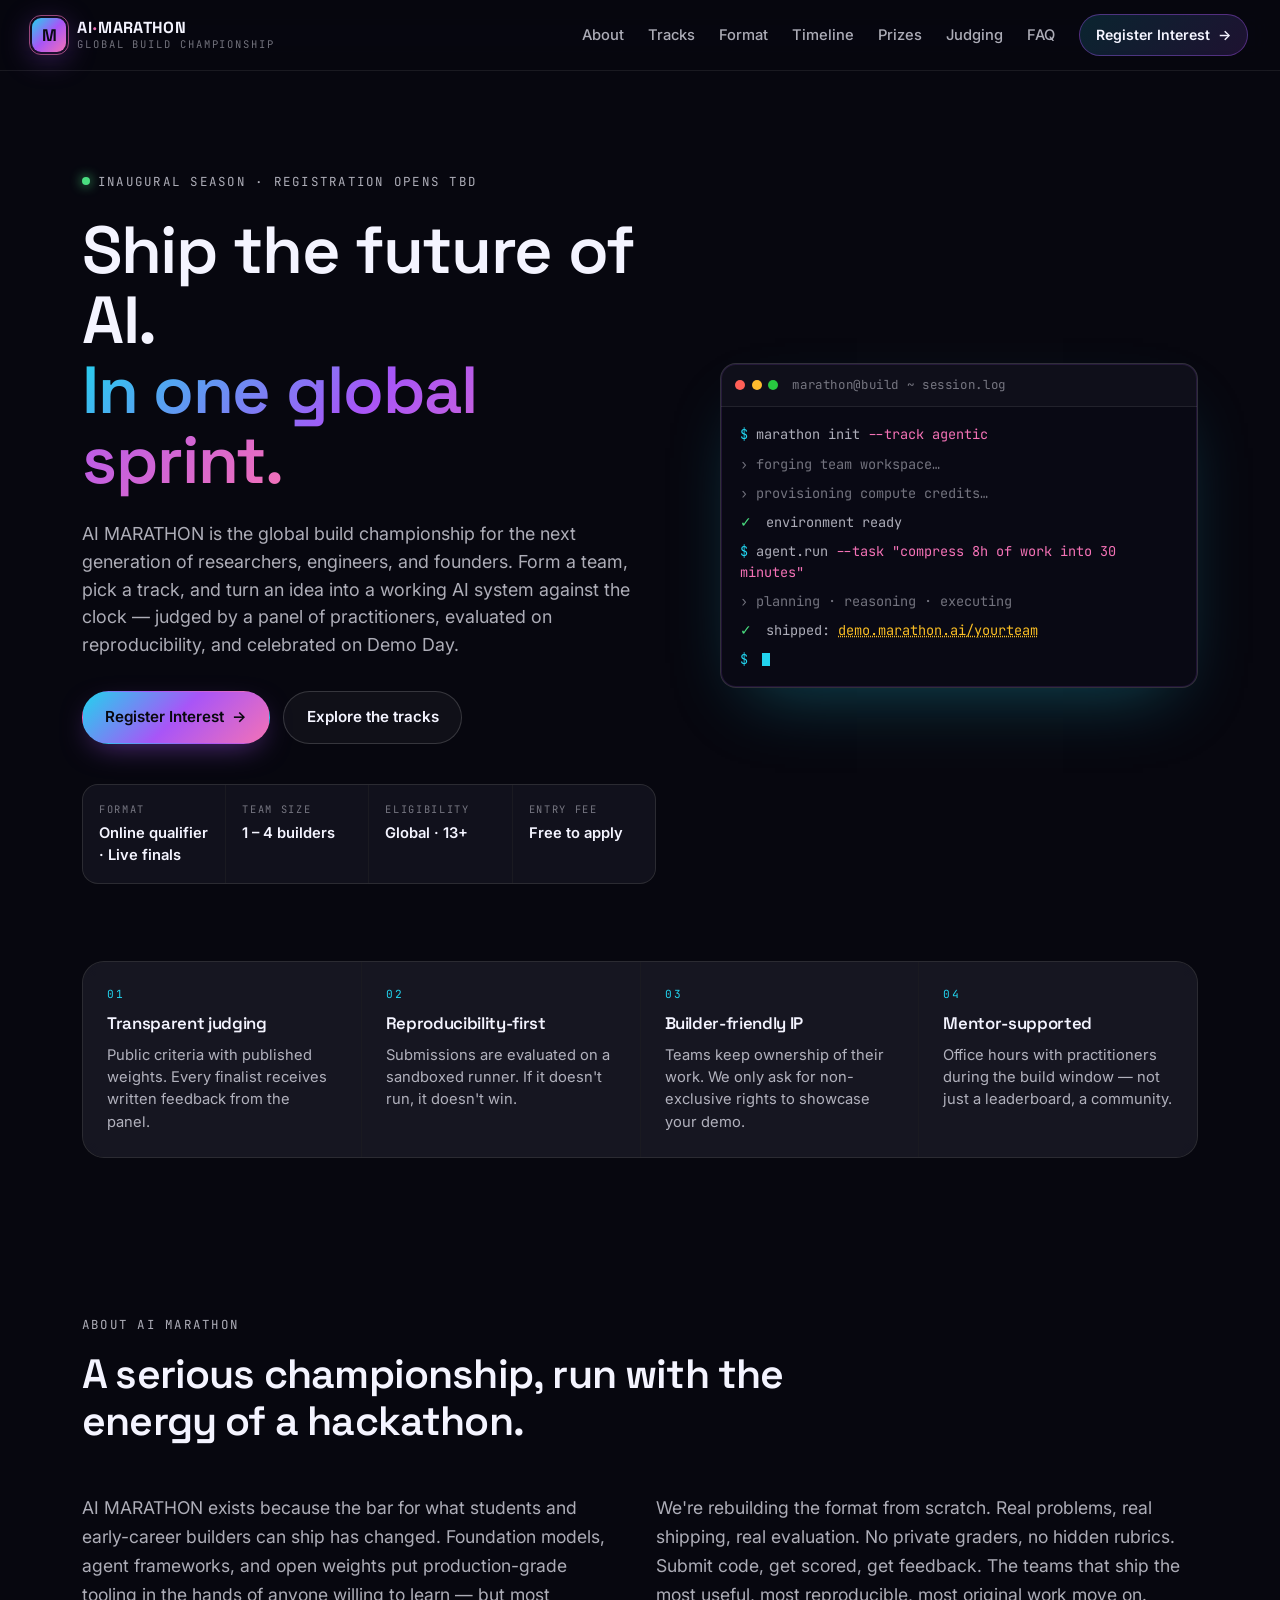
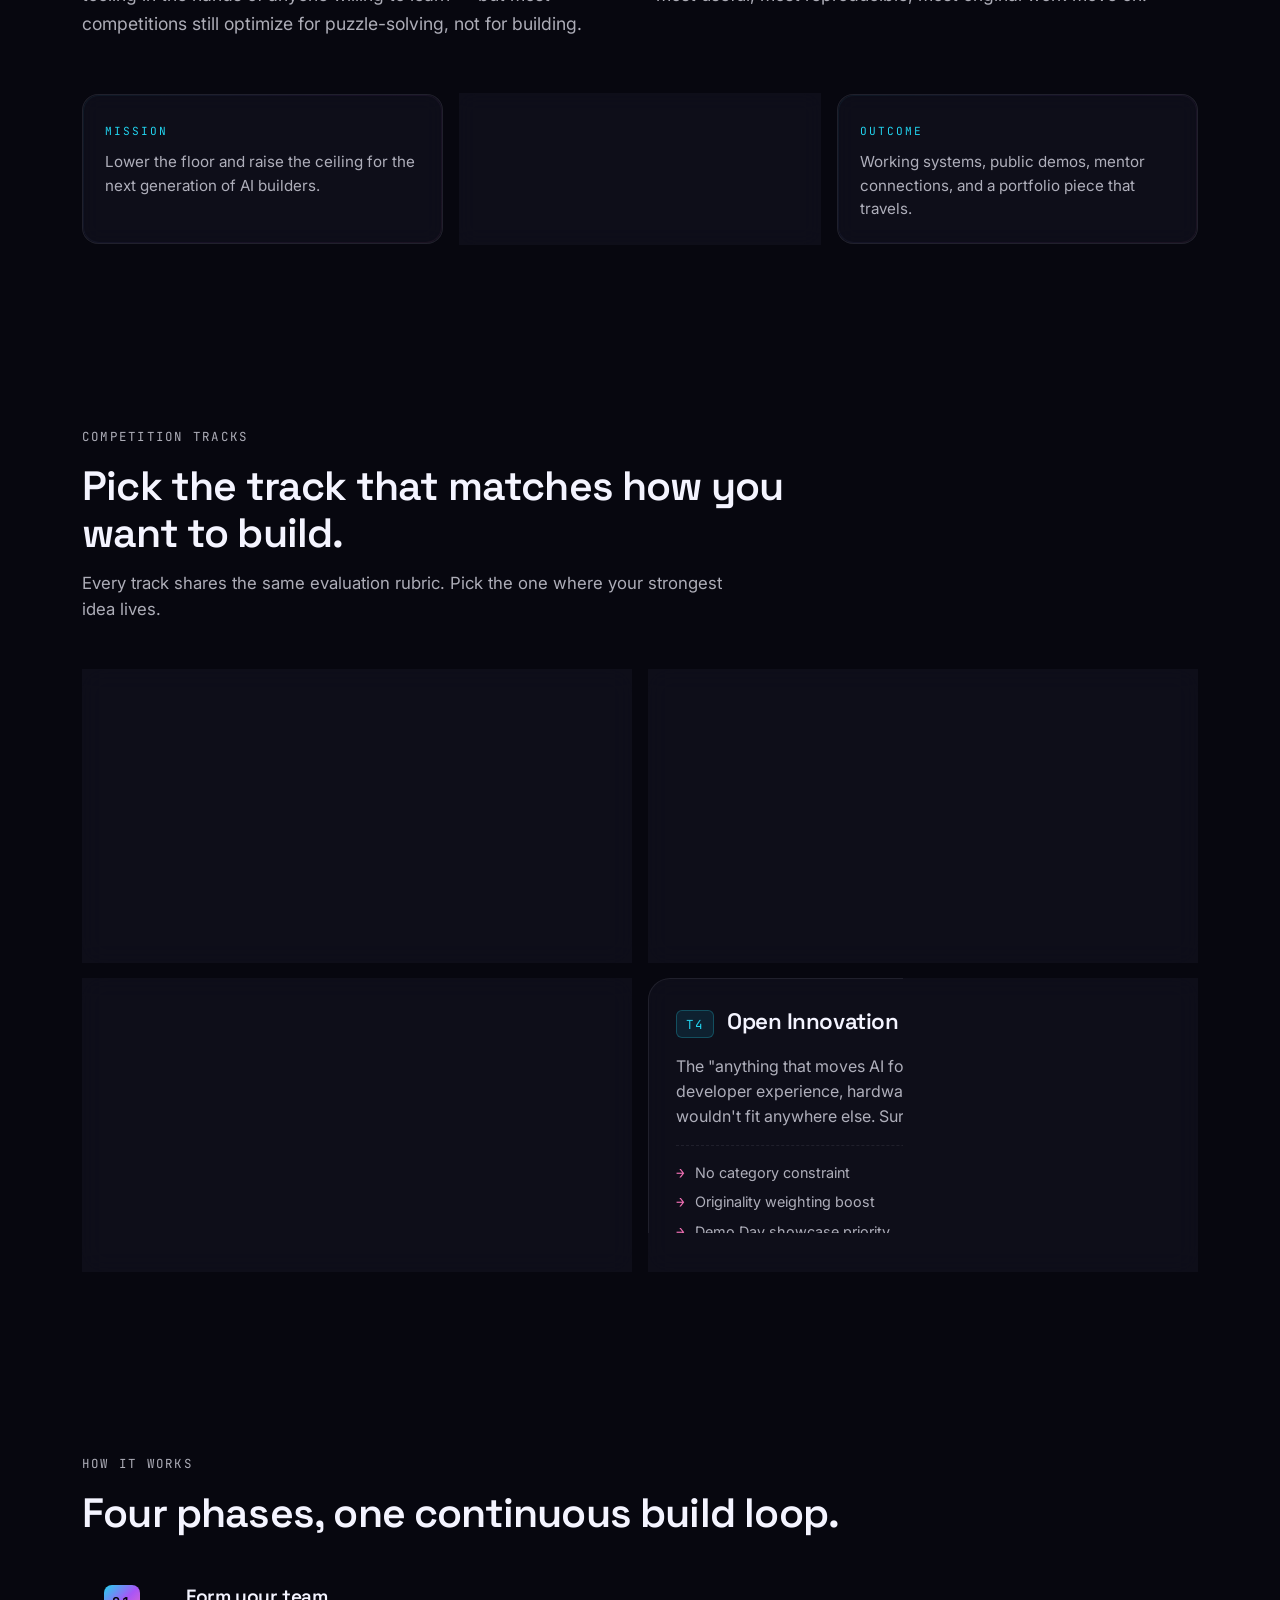
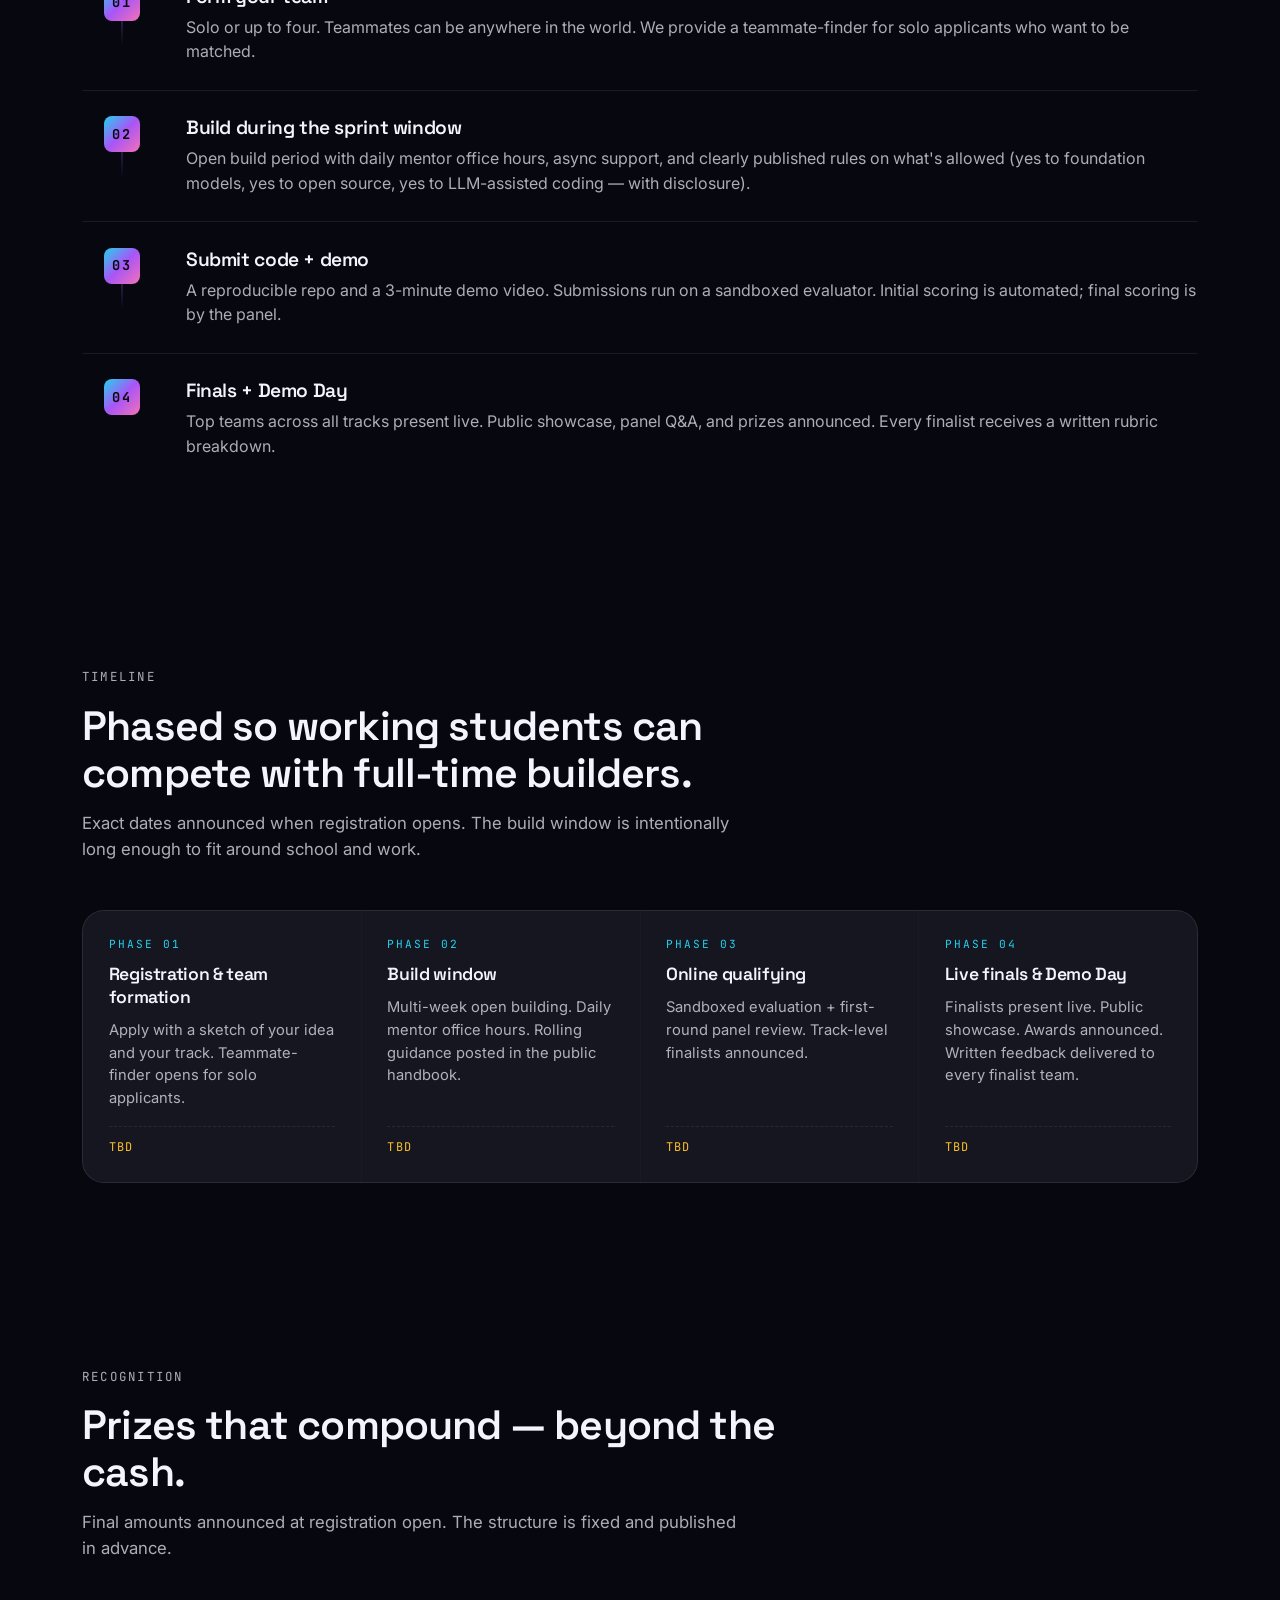
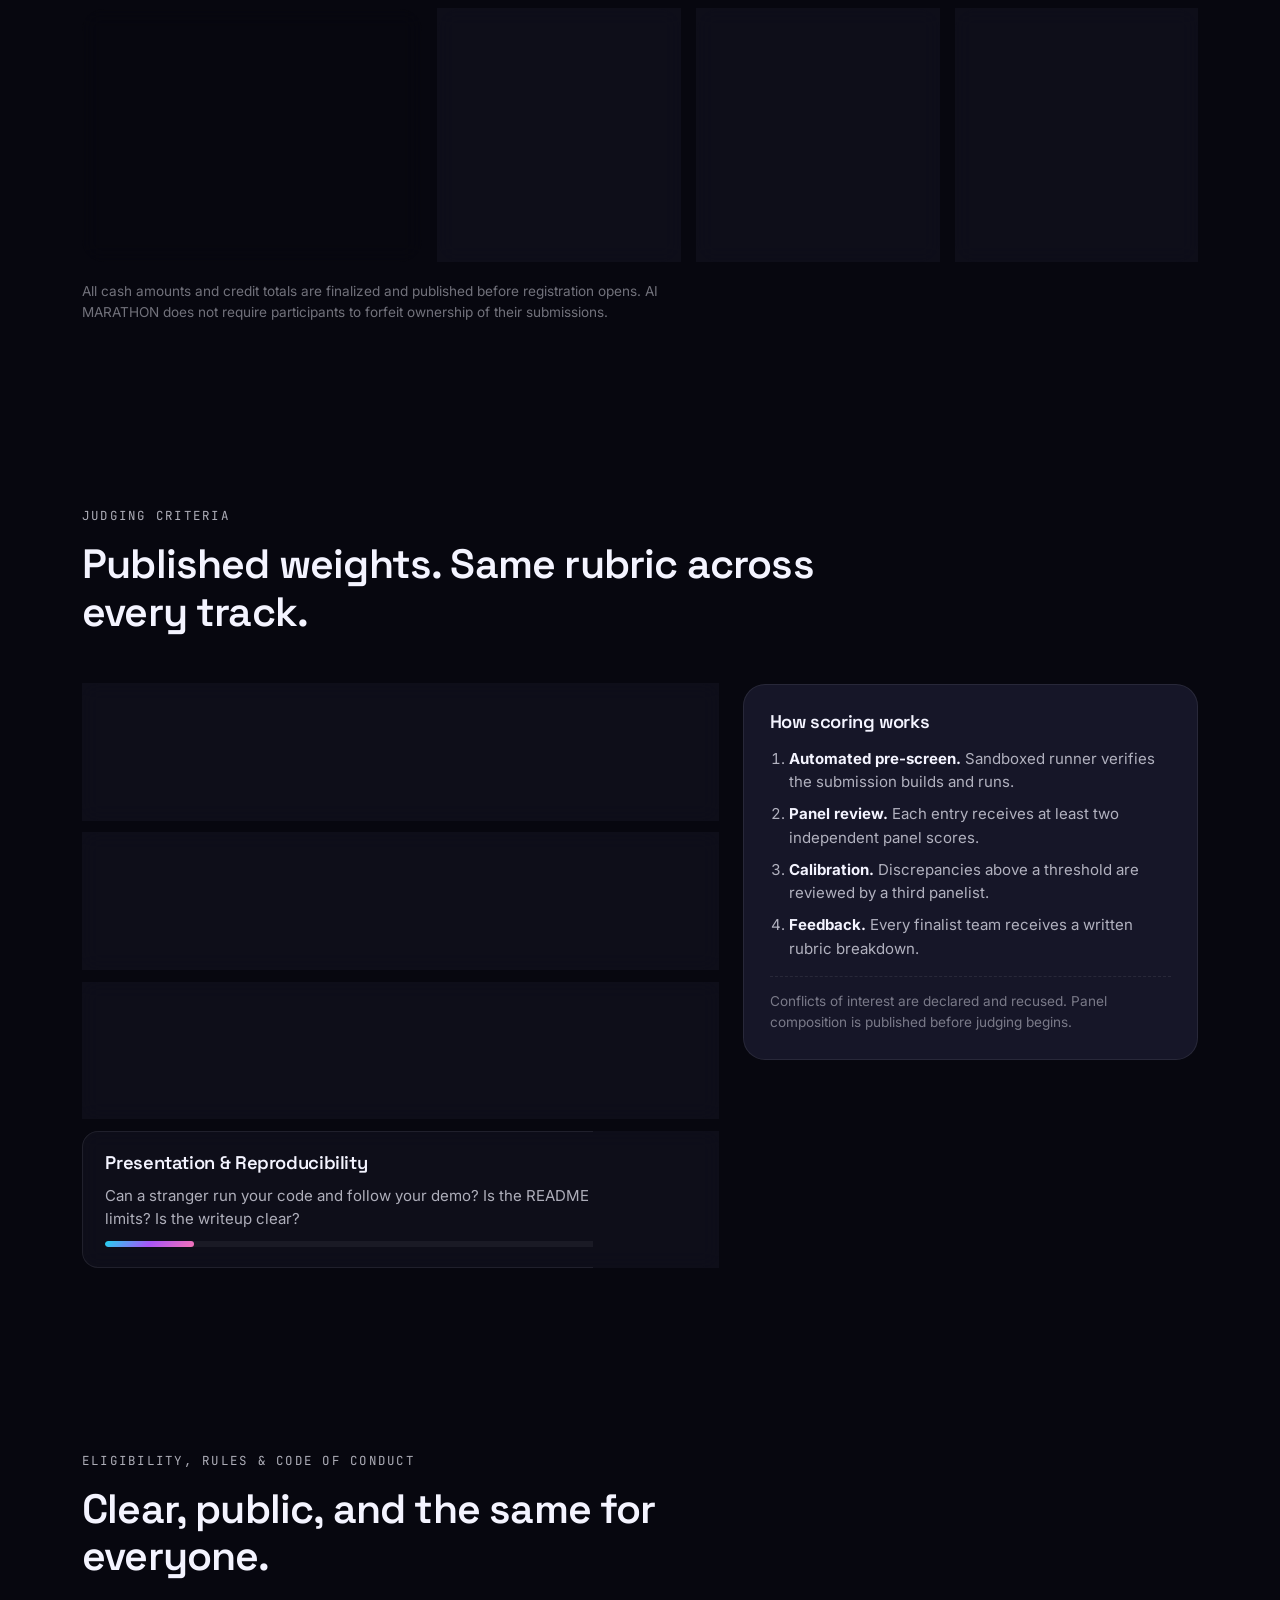
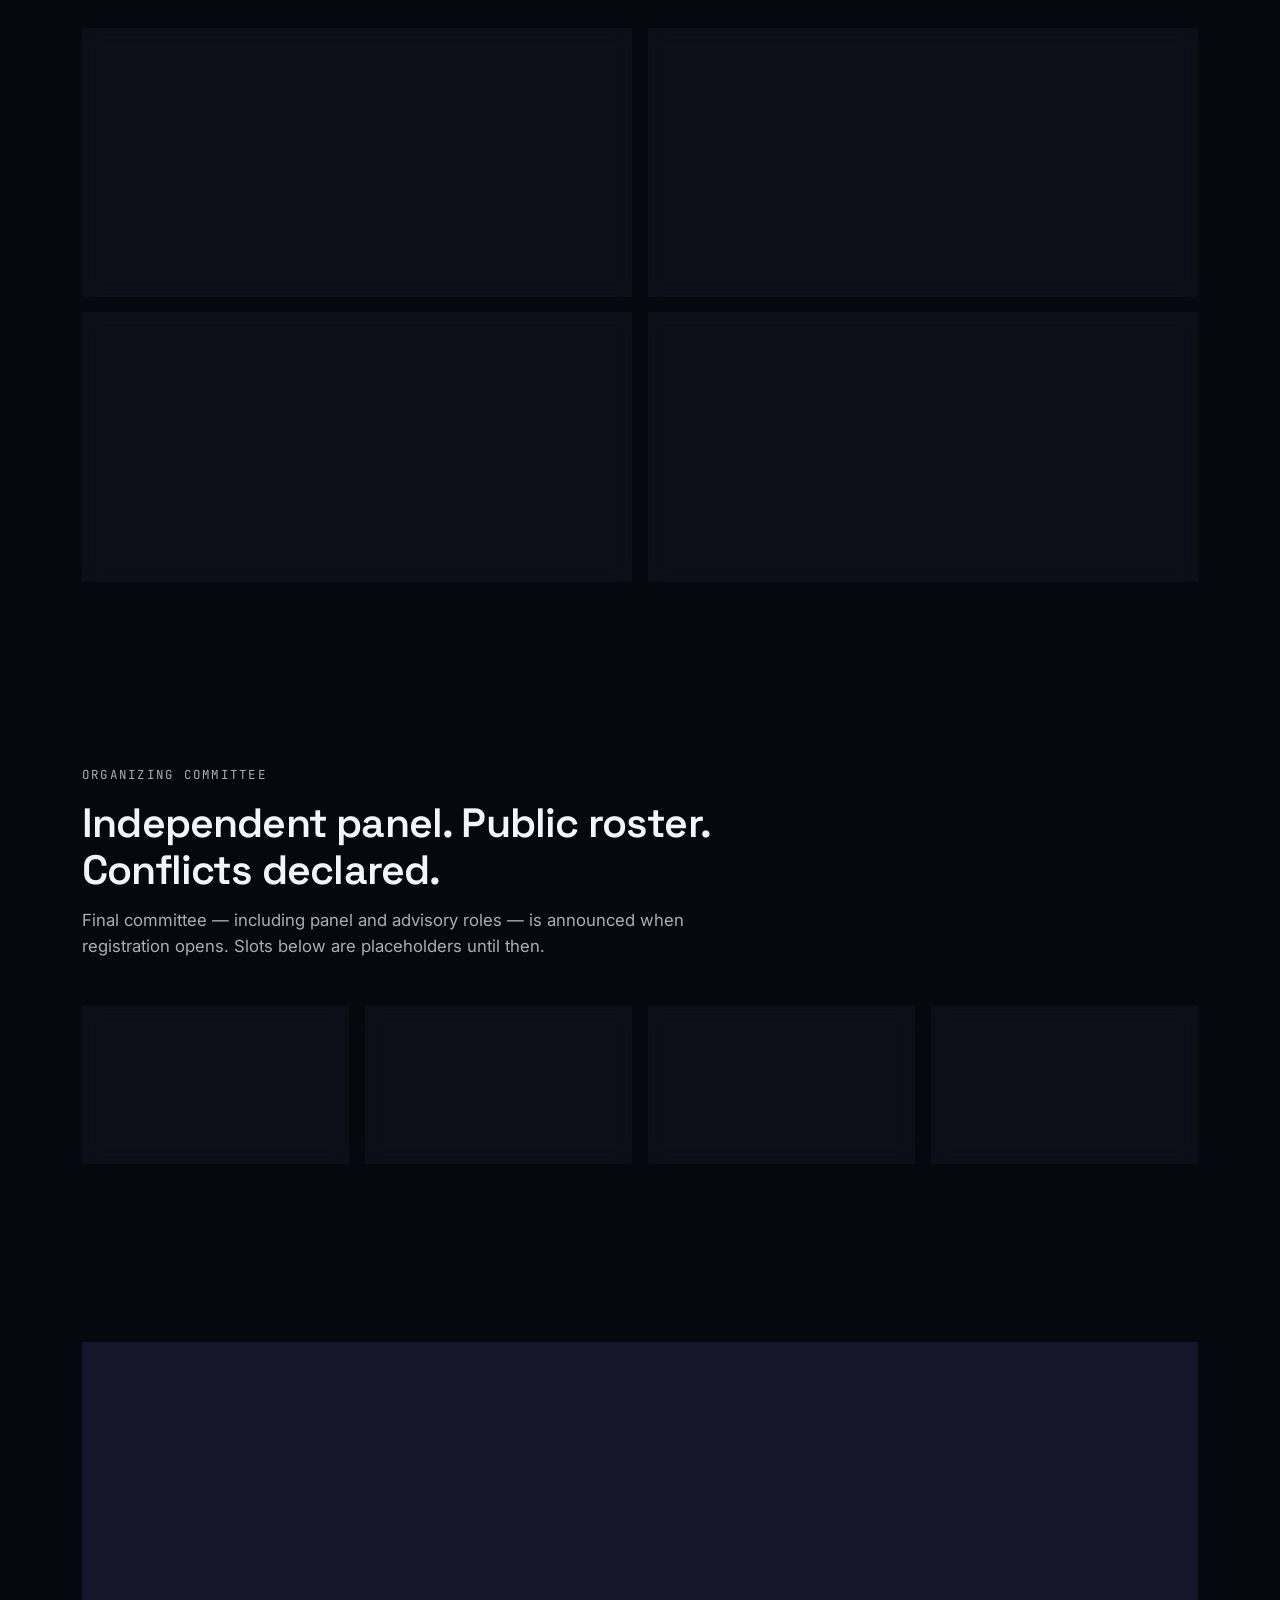
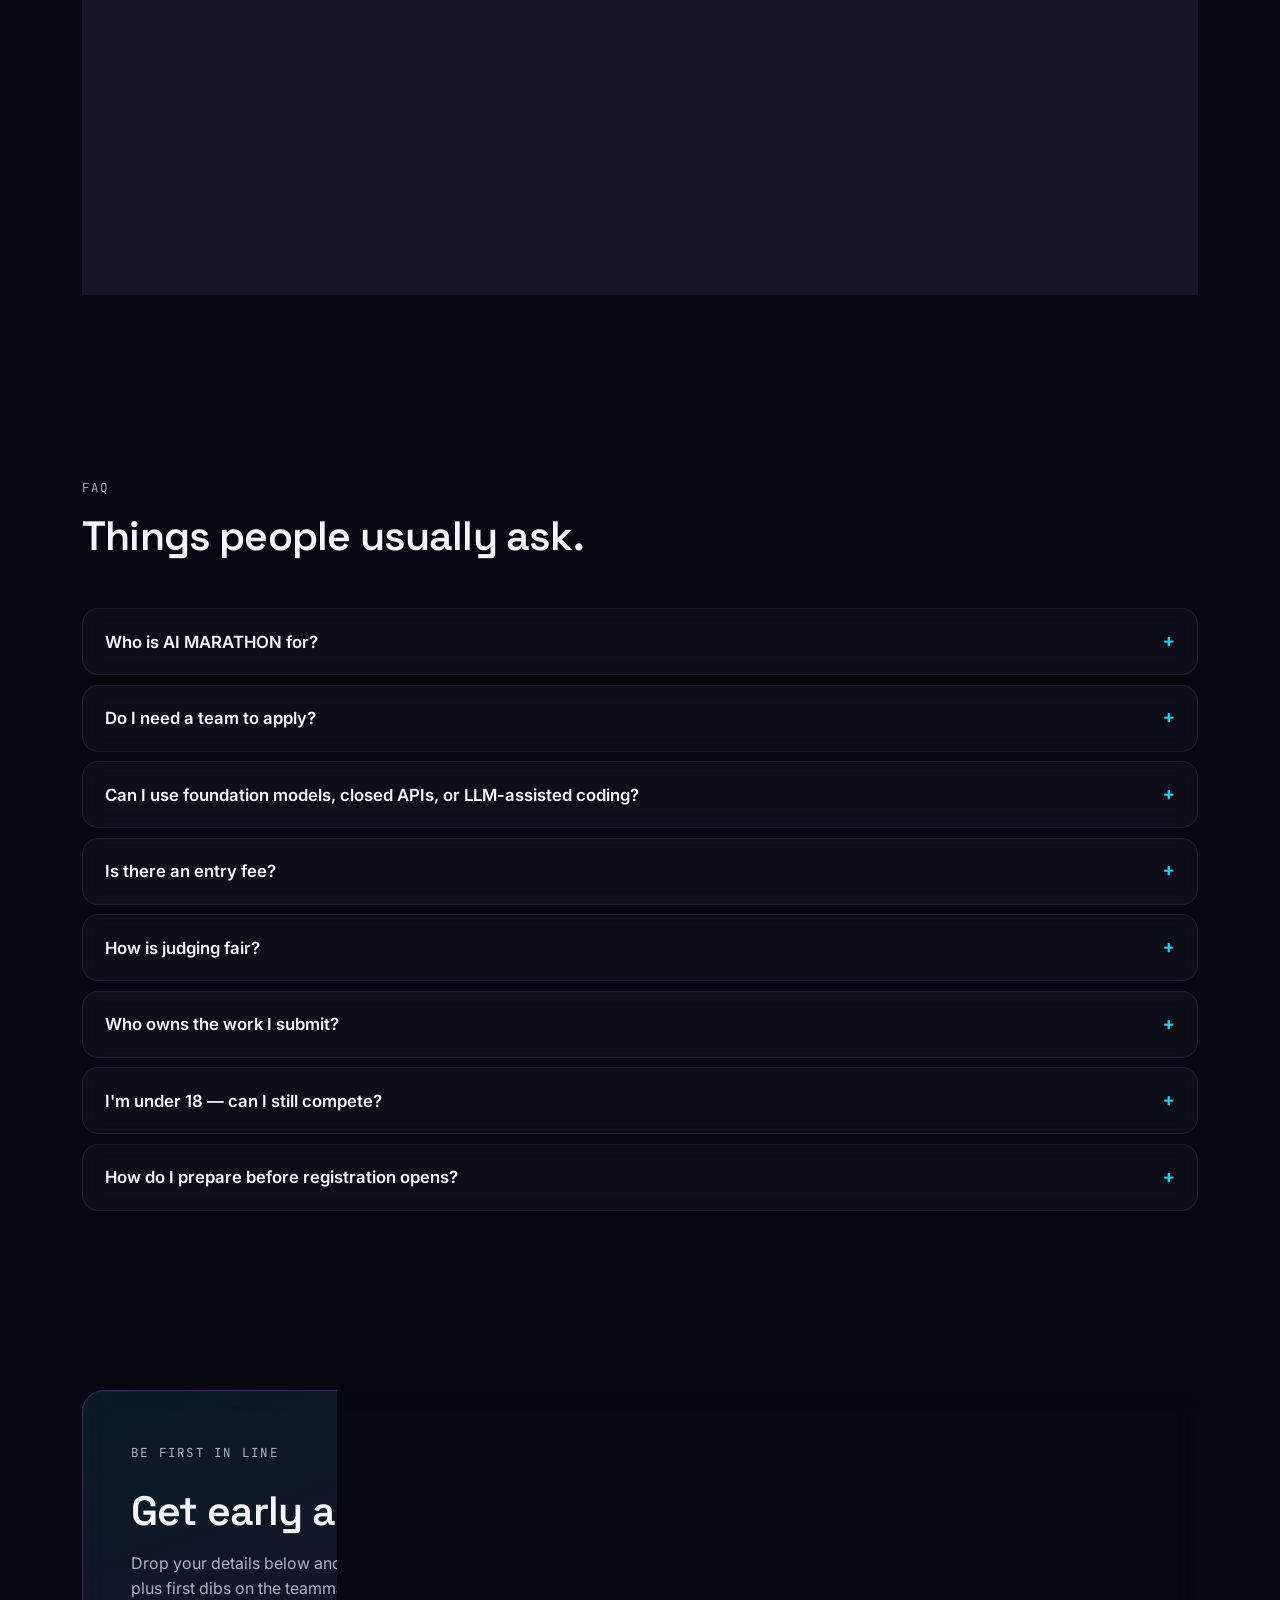
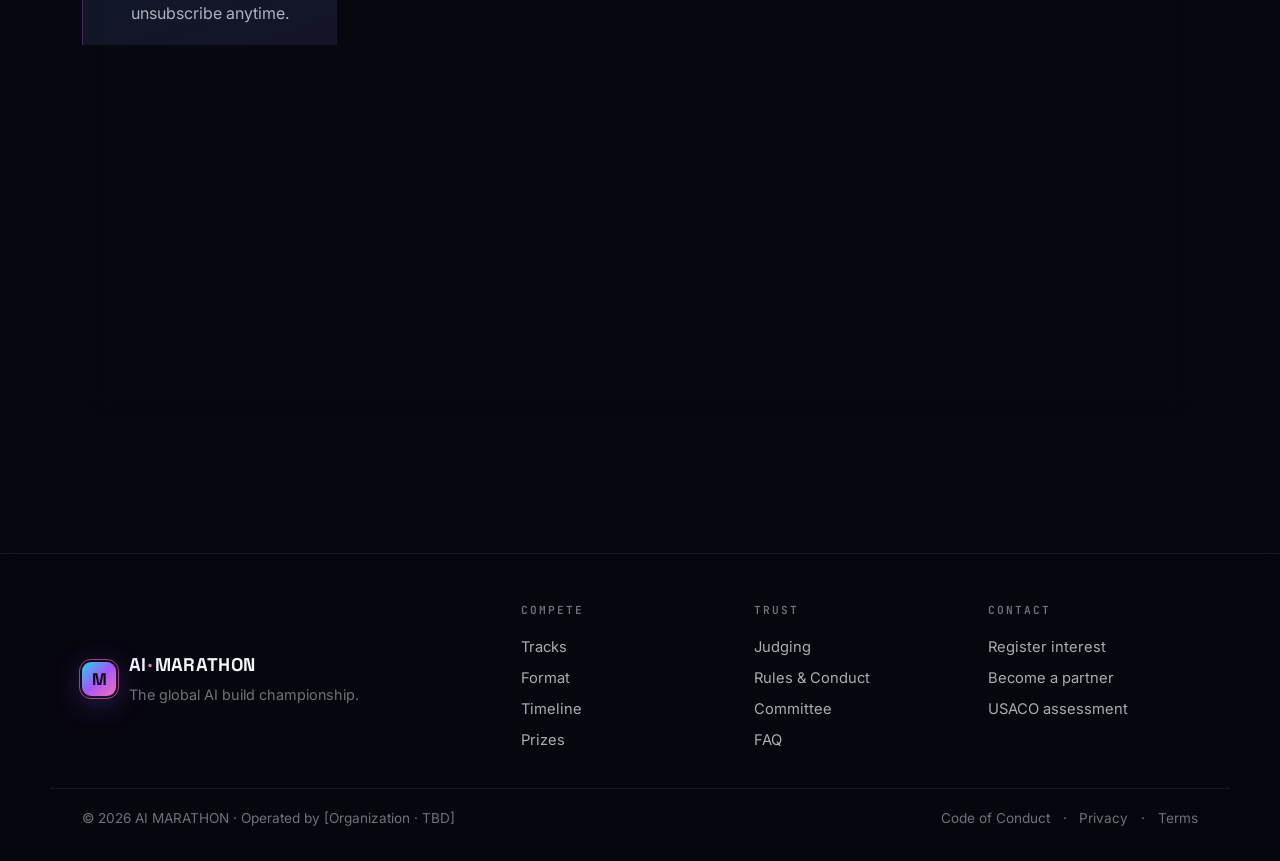
<file: index.html>
<!doctype html>
<html lang="en">
  <head>
    <meta charset="utf-8">
    <meta name="viewport" content="width=device-width, initial-scale=1">
    <meta name="theme-color" content="#070713">
    <meta name="description" content="AI MARATHON is a global build championship where the next generation of researchers, engineers, and founders ship breakthrough AI against the clock.">
    <meta property="og:title" content="AI MARATHON — The Global AI Build Championship">
    <meta property="og:description" content="Form a team. Pick a track. Ship the future of AI in one global sprint.">
    <meta property="og:type" content="website">
    <title>AI MARATHON — The Global AI Build Championship</title>
    <link rel="preconnect" href="https://fonts.googleapis.com">
    <link rel="preconnect" href="https://fonts.gstatic.com" crossorigin>
    <link href="https://fonts.googleapis.com/css2?family=Inter:wght@400;500;600;700&family=Space+Grotesk:wght@500;600;700&family=JetBrains+Mono:wght@400;500&display=swap" rel="stylesheet">
    <link rel="stylesheet" href="aimarathon.css">
  </head>
  <body id="top">
    <div class="grid-bg" aria-hidden="true"></div>
    <div class="aurora" aria-hidden="true">
      <span class="aurora-blob blob-a"></span>
      <span class="aurora-blob blob-b"></span>
      <span class="aurora-blob blob-c"></span>
    </div>

    <header class="nav" aria-label="Primary">
      <a class="brand" href="#top" aria-label="AI MARATHON home">
        <span class="brand-mark" aria-hidden="true">
          <span class="brand-mark-pulse"></span>
        </span>
        <span class="brand-text">
          <span class="brand-name">AI<span class="brand-dot">·</span>MARATHON</span>
          <span class="brand-tag">Global Build Championship</span>
        </span>
      </a>
      <button class="nav-toggle" type="button" aria-controls="primary-nav" aria-expanded="false">
        <span class="sr-only">Toggle navigation</span>
        <span class="nav-toggle-bar"></span>
        <span class="nav-toggle-bar"></span>
      </button>
      <nav id="primary-nav" class="nav-links">
        <a href="#about">About</a>
        <a href="#tracks">Tracks</a>
        <a href="#format">Format</a>
        <a href="#timeline">Timeline</a>
        <a href="#prizes">Prizes</a>
        <a href="#judging">Judging</a>
        <a href="#faq">FAQ</a>
      </nav>
      <a class="nav-cta" href="#register">
        <span>Register Interest</span>
        <span class="nav-cta-arrow" aria-hidden="true">→</span>
      </a>
    </header>

    <main>
      <section class="hero">
        <div class="hero-inner">
          <p class="eyebrow">
            <span class="eyebrow-dot" aria-hidden="true"></span>
            Inaugural Season · Registration Opens TBD
          </p>
          <h1 class="hero-title">
            Ship the future of AI.<br>
            <span class="gradient-text">In one global sprint.</span>
          </h1>
          <p class="hero-sub">
            AI MARATHON is the global build championship for the next generation of researchers, engineers, and founders. Form a team, pick a track, and turn an idea into a working AI system against the clock — judged by a panel of practitioners, evaluated on reproducibility, and celebrated on Demo Day.
          </p>
          <div class="hero-cta">
            <a class="btn btn-primary" href="#register">
              <span>Register Interest</span>
              <span aria-hidden="true">→</span>
            </a>
            <a class="btn btn-ghost" href="#tracks">
              <span>Explore the tracks</span>
            </a>
          </div>
          <ul class="hero-meta" role="list">
            <li>
              <span class="meta-label">Format</span>
              <span class="meta-value">Online qualifier · Live finals</span>
            </li>
            <li>
              <span class="meta-label">Team size</span>
              <span class="meta-value">1 – 4 builders</span>
            </li>
            <li>
              <span class="meta-label">Eligibility</span>
              <span class="meta-value">Global · 13+</span>
            </li>
            <li>
              <span class="meta-label">Entry fee</span>
              <span class="meta-value">Free to apply</span>
            </li>
          </ul>
        </div>

        <aside class="hero-console" aria-label="Live build console">
          <div class="console-head">
            <span class="console-dot dot-r"></span>
            <span class="console-dot dot-y"></span>
            <span class="console-dot dot-g"></span>
            <span class="console-title">marathon@build ~ session.log</span>
          </div>
          <div class="console-body" aria-hidden="true">
            <p><span class="c-key">$</span> marathon init <span class="c-arg">--track agentic</span></p>
            <p class="c-dim">› forging team workspace…</p>
            <p class="c-dim">› provisioning compute credits…</p>
            <p><span class="c-ok">✓</span> environment ready</p>
            <p><span class="c-key">$</span> agent.run <span class="c-arg">--task "compress 8h of work into 30 minutes"</span></p>
            <p class="c-dim">› planning · reasoning · executing</p>
            <p><span class="c-ok">✓</span> shipped: <span class="c-link">demo.marathon.ai/yourteam</span></p>
            <p class="c-cursor"><span class="c-key">$</span> <span class="caret"></span></p>
          </div>
        </aside>
      </section>

      <section class="trust" aria-label="What makes this different">
        <ul role="list">
          <li>
            <span class="trust-num">01</span>
            <h3>Transparent judging</h3>
            <p>Public criteria with published weights. Every finalist receives written feedback from the panel.</p>
          </li>
          <li>
            <span class="trust-num">02</span>
            <h3>Reproducibility-first</h3>
            <p>Submissions are evaluated on a sandboxed runner. If it doesn't run, it doesn't win.</p>
          </li>
          <li>
            <span class="trust-num">03</span>
            <h3>Builder-friendly IP</h3>
            <p>Teams keep ownership of their work. We only ask for non-exclusive rights to showcase your demo.</p>
          </li>
          <li>
            <span class="trust-num">04</span>
            <h3>Mentor-supported</h3>
            <p>Office hours with practitioners during the build window — not just a leaderboard, a community.</p>
          </li>
        </ul>
      </section>

      <section class="section section-about" id="about">
        <div class="section-head">
          <p class="eyebrow">About AI MARATHON</p>
          <h2>A serious championship, run with the energy of a hackathon.</h2>
        </div>
        <div class="about-grid">
          <p class="about-lede">
            AI MARATHON exists because the bar for what students and early-career builders can ship has changed. Foundation models, agent frameworks, and open weights put production-grade tooling in the hands of anyone willing to learn — but most competitions still optimize for puzzle-solving, not for building.
          </p>
          <p class="about-lede">
            We're rebuilding the format from scratch. Real problems, real shipping, real evaluation. No private graders, no hidden rubrics. Submit code, get scored, get feedback. The teams that ship the most useful, most reproducible, most original work move on.
          </p>
          <ul class="about-pillars" role="list">
            <li>
              <span class="pillar-tag">Mission</span>
              <p>Lower the floor and raise the ceiling for the next generation of AI builders.</p>
            </li>
            <li>
              <span class="pillar-tag">Method</span>
              <p>Open rules, open scoring, sandboxed evaluation, and a published code of conduct.</p>
            </li>
            <li>
              <span class="pillar-tag">Outcome</span>
              <p>Working systems, public demos, mentor connections, and a portfolio piece that travels.</p>
            </li>
          </ul>
        </div>
      </section>

      <section class="section section-tracks" id="tracks">
        <div class="section-head">
          <p class="eyebrow">Competition Tracks</p>
          <h2>Pick the track that matches how you want to build.</h2>
          <p class="section-sub">Every track shares the same evaluation rubric. Pick the one where your strongest idea lives.</p>
        </div>
        <div class="track-grid">
          <article class="track-card">
            <header>
              <span class="track-num">T1</span>
              <h3>Frontier</h3>
            </header>
            <p>Push novel research, reproducible benchmarks, or new training and evaluation methods. For teams who want to move the state of the art an inch forward.</p>
            <ul role="list">
              <li>Reproducibility weighting boost</li>
              <li>Compute credits awarded to top entries</li>
              <li>Open-source release encouraged</li>
            </ul>
          </article>
          <article class="track-card">
            <header>
              <span class="track-num">T2</span>
              <h3>Agents</h3>
            </header>
            <p>Autonomous systems that complete real-world workflows end-to-end. Web, code, ops, research, scheduling — anywhere a human is pasting between tabs today.</p>
            <ul role="list">
              <li>Live evaluation on held-out tasks</li>
              <li>Tool-use and recovery scoring</li>
              <li>Bring your own framework</li>
            </ul>
          </article>
          <article class="track-card">
            <header>
              <span class="track-num">T3</span>
              <h3>AI for Good</h3>
            </header>
            <p>Climate, accessibility, education, public health, civic infrastructure. Real users, real impact, measurable outcomes — judged on usefulness, not novelty alone.</p>
            <ul role="list">
              <li>Impact assessment with domain mentors</li>
              <li>Deployment-readiness rubric</li>
              <li>Non-profit partner channel</li>
            </ul>
          </article>
          <article class="track-card">
            <header>
              <span class="track-num">T4</span>
              <h3>Open Innovation</h3>
            </header>
            <p>The "anything that moves AI forward" track. Creative tools, developer experience, hardware, interfaces, weird ideas that wouldn't fit anywhere else. Surprise us.</p>
            <ul role="list">
              <li>No category constraint</li>
              <li>Originality weighting boost</li>
              <li>Demo Day showcase priority</li>
            </ul>
          </article>
        </div>
      </section>

      <section class="section section-format" id="format">
        <div class="section-head">
          <p class="eyebrow">How it works</p>
          <h2>Four phases, one continuous build loop.</h2>
        </div>
        <ol class="format-steps" role="list">
          <li>
            <div class="step-rail"><span class="step-num">01</span></div>
            <div class="step-body">
              <h3>Form your team</h3>
              <p>Solo or up to four. Teammates can be anywhere in the world. We provide a teammate-finder for solo applicants who want to be matched.</p>
            </div>
          </li>
          <li>
            <div class="step-rail"><span class="step-num">02</span></div>
            <div class="step-body">
              <h3>Build during the sprint window</h3>
              <p>Open build period with daily mentor office hours, async support, and clearly published rules on what's allowed (yes to foundation models, yes to open source, yes to LLM-assisted coding — with disclosure).</p>
            </div>
          </li>
          <li>
            <div class="step-rail"><span class="step-num">03</span></div>
            <div class="step-body">
              <h3>Submit code + demo</h3>
              <p>A reproducible repo and a 3-minute demo video. Submissions run on a sandboxed evaluator. Initial scoring is automated; final scoring is by the panel.</p>
            </div>
          </li>
          <li>
            <div class="step-rail"><span class="step-num">04</span></div>
            <div class="step-body">
              <h3>Finals + Demo Day</h3>
              <p>Top teams across all tracks present live. Public showcase, panel Q&amp;A, and prizes announced. Every finalist receives a written rubric breakdown.</p>
            </div>
          </li>
        </ol>
      </section>

      <section class="section section-timeline" id="timeline">
        <div class="section-head">
          <p class="eyebrow">Timeline</p>
          <h2>Phased so working students can compete with full-time builders.</h2>
          <p class="section-sub">Exact dates announced when registration opens. The build window is intentionally long enough to fit around school and work.</p>
        </div>
        <ol class="timeline" role="list">
          <li>
            <span class="phase">Phase 01</span>
            <h3>Registration &amp; team formation</h3>
            <p>Apply with a sketch of your idea and your track. Teammate-finder opens for solo applicants.</p>
            <span class="phase-when">TBD</span>
          </li>
          <li>
            <span class="phase">Phase 02</span>
            <h3>Build window</h3>
            <p>Multi-week open building. Daily mentor office hours. Rolling guidance posted in the public handbook.</p>
            <span class="phase-when">TBD</span>
          </li>
          <li>
            <span class="phase">Phase 03</span>
            <h3>Online qualifying</h3>
            <p>Sandboxed evaluation + first-round panel review. Track-level finalists announced.</p>
            <span class="phase-when">TBD</span>
          </li>
          <li>
            <span class="phase">Phase 04</span>
            <h3>Live finals &amp; Demo Day</h3>
            <p>Finalists present live. Public showcase. Awards announced. Written feedback delivered to every finalist team.</p>
            <span class="phase-when">TBD</span>
          </li>
        </ol>
      </section>

      <section class="section section-prizes" id="prizes">
        <div class="section-head">
          <p class="eyebrow">Recognition</p>
          <h2>Prizes that compound — beyond the cash.</h2>
          <p class="section-sub">Final amounts announced at registration open. The structure is fixed and published in advance.</p>
        </div>
        <div class="prize-grid">
          <article class="prize-card prize-grand">
            <span class="prize-rank">Grand Prize</span>
            <h3>Marathon Champion</h3>
            <ul role="list">
              <li>Cash award · <span class="amount-tbd">amount TBD</span></li>
              <li>Cloud &amp; compute credits</li>
              <li>Acceleration support &amp; intro calls</li>
              <li>Featured slot at Demo Day</li>
            </ul>
          </article>
          <article class="prize-card">
            <span class="prize-rank">Per Track</span>
            <h3>Track Champions ×4</h3>
            <ul role="list">
              <li>Cash award · <span class="amount-tbd">amount TBD</span></li>
              <li>Compute credits</li>
              <li>Mentor matching post-event</li>
            </ul>
          </article>
          <article class="prize-card">
            <span class="prize-rank">Recognition</span>
            <h3>Honorable Mentions</h3>
            <ul role="list">
              <li>Hardware &amp; tooling kits</li>
              <li>Public showcase placement</li>
              <li>Community recognition</li>
            </ul>
          </article>
          <article class="prize-card">
            <span class="prize-rank">Every finalist</span>
            <h3>Builder Benefits</h3>
            <ul role="list">
              <li>Demo Day invitation</li>
              <li>Written rubric feedback</li>
              <li>Alumni network access</li>
            </ul>
          </article>
        </div>
        <p class="prize-note">All cash amounts and credit totals are finalized and published before registration opens. AI MARATHON does not require participants to forfeit ownership of their submissions.</p>
      </section>

      <section class="section section-judging" id="judging">
        <div class="section-head">
          <p class="eyebrow">Judging Criteria</p>
          <h2>Published weights. Same rubric across every track.</h2>
        </div>
        <div class="judging-grid">
          <div class="rubric">
            <article>
              <header>
                <h3>Innovation &amp; Originality</h3>
                <span class="weight">30%</span>
              </header>
              <p>Is the idea genuinely new, or a meaningful re-combination? How far does it move beyond an obvious prompt or template?</p>
              <div class="bar"><span style="--fill: 30%"></span></div>
            </article>
            <article>
              <header>
                <h3>Technical Execution</h3>
                <span class="weight">30%</span>
              </header>
              <p>Does the system actually work? Is the engineering sound? How robust is it under realistic inputs and adversarial cases?</p>
              <div class="bar"><span style="--fill: 30%"></span></div>
            </article>
            <article>
              <header>
                <h3>Real-world Impact</h3>
                <span class="weight">25%</span>
              </header>
              <p>Who benefits, and how much? Is the problem worth solving? Is there a credible path from prototype to people using it?</p>
              <div class="bar"><span style="--fill: 25%"></span></div>
            </article>
            <article>
              <header>
                <h3>Presentation &amp; Reproducibility</h3>
                <span class="weight">15%</span>
              </header>
              <p>Can a stranger run your code and follow your demo? Is the README honest about limits? Is the writeup clear?</p>
              <div class="bar"><span style="--fill: 15%"></span></div>
            </article>
          </div>
          <aside class="judging-side">
            <h3>How scoring works</h3>
            <ol>
              <li><strong>Automated pre-screen.</strong> Sandboxed runner verifies the submission builds and runs.</li>
              <li><strong>Panel review.</strong> Each entry receives at least two independent panel scores.</li>
              <li><strong>Calibration.</strong> Discrepancies above a threshold are reviewed by a third panelist.</li>
              <li><strong>Feedback.</strong> Every finalist team receives a written rubric breakdown.</li>
            </ol>
            <p class="side-note">Conflicts of interest are declared and recused. Panel composition is published before judging begins.</p>
          </aside>
        </div>
      </section>

      <section class="section section-rules" id="rules">
        <div class="section-head">
          <p class="eyebrow">Eligibility, Rules &amp; Code of Conduct</p>
          <h2>Clear, public, and the same for everyone.</h2>
        </div>
        <div class="rules-grid">
          <article>
            <h3>Who can compete</h3>
            <ul role="list">
              <li>Open globally; participants must be 13 or older.</li>
              <li>Minors require guardian acknowledgment to participate.</li>
              <li>Teams of 1 – 4. Cross-institution teams welcome.</li>
              <li>Employees of operating partners are eligible only in non-prize categories.</li>
            </ul>
          </article>
          <article>
            <h3>What's allowed</h3>
            <ul role="list">
              <li>Foundation models &amp; commercial APIs — with disclosure of which were used and how.</li>
              <li>Open-source dependencies under permissive or copyleft licenses, properly attributed.</li>
              <li>LLM-assisted coding — disclose usage in the submission writeup.</li>
              <li>Pre-existing personal code — disclose, and note what was built during the sprint.</li>
            </ul>
          </article>
          <article>
            <h3>What's disqualifying</h3>
            <ul role="list">
              <li>Plagiarism, fabricated results, or undisclosed prior work submitted as new.</li>
              <li>Sandbox tampering or attempts to identify reviewers.</li>
              <li>Harassment, discriminatory conduct, or violations of the code of conduct.</li>
              <li>Submissions that violate the licensing or terms of services they depend on.</li>
            </ul>
          </article>
          <article>
            <h3>Code of Conduct</h3>
            <ul role="list">
              <li>Inclusive, harassment-free environment — for participants, mentors, and panelists alike.</li>
              <li>Intellectual honesty: cite, attribute, disclose.</li>
              <li>Reports go to a dedicated, confidential channel and receive a written response.</li>
              <li>Full text published with the handbook before registration opens.</li>
            </ul>
          </article>
        </div>
      </section>

      <section class="section section-committee" id="committee">
        <div class="section-head">
          <p class="eyebrow">Organizing Committee</p>
          <h2>Independent panel. Public roster. Conflicts declared.</h2>
          <p class="section-sub">Final committee — including panel and advisory roles — is announced when registration opens. Slots below are placeholders until then.</p>
        </div>
        <div class="committee-grid">
          <article class="committee-card">
            <span class="avatar"></span>
            <h3>Member · Announcement Pending</h3>
            <p>Track lead · Frontier</p>
          </article>
          <article class="committee-card">
            <span class="avatar"></span>
            <h3>Member · Announcement Pending</h3>
            <p>Track lead · Agents</p>
          </article>
          <article class="committee-card">
            <span class="avatar"></span>
            <h3>Member · Announcement Pending</h3>
            <p>Track lead · AI for Good</p>
          </article>
          <article class="committee-card">
            <span class="avatar"></span>
            <h3>Member · Announcement Pending</h3>
            <p>Track lead · Open Innovation</p>
          </article>
        </div>
      </section>

      <section class="section section-partners" id="partners">
        <div class="partners-card">
          <div>
            <p class="eyebrow">Partnerships</p>
            <h2>Be a founding partner of AI MARATHON.</h2>
            <p>We're inviting a small set of compute, community, and ecosystem partners for the inaugural season. Partner placements are auditable: we publish what every partner contributes, and we don't run pay-to-win categories.</p>
            <ul class="partner-tiers" role="list">
              <li>
                <span class="tier">Title</span>
                <p>Long-term naming relationship and Demo Day presence.</p>
              </li>
              <li>
                <span class="tier">Compute</span>
                <p>Cloud, GPU, or API credit pools for participants.</p>
              </li>
              <li>
                <span class="tier">Community</span>
                <p>Universities, student orgs, and regional partners that host build hubs.</p>
              </li>
            </ul>
          </div>
          <div class="partners-cta">
            <h3>Talk to us</h3>
            <p>Partner inquiries get a same-week response with a one-page brief and tier sheet.</p>
            <a class="btn btn-primary" href="mailto:partners@aimarathon.example">
              <span>partners@aimarathon</span>
              <span aria-hidden="true">→</span>
            </a>
            <p class="partner-disclaimer">Email is a placeholder until launch. Drop your interest via the registration form below and we'll follow up.</p>
          </div>
        </div>
      </section>

      <section class="section section-faq" id="faq">
        <div class="section-head">
          <p class="eyebrow">FAQ</p>
          <h2>Things people usually ask.</h2>
        </div>
        <div class="faq-list">
          <details>
            <summary>Who is AI MARATHON for?</summary>
            <p>Builders, researchers, and students who want a serious place to ship. We deliberately keep the floor low (no prerequisite courses, no entry fee, teammate-finder for solo applicants) and the ceiling high (reproducibility-graded, panel-judged, and Demo Day stage time).</p>
          </details>
          <details>
            <summary>Do I need a team to apply?</summary>
            <p>No. Solo applicants can compete solo or opt in to the teammate-finder. Final teams of up to four can be re-formed during the registration window.</p>
          </details>
          <details>
            <summary>Can I use foundation models, closed APIs, or LLM-assisted coding?</summary>
            <p>Yes — with disclosure. Submissions list every model, API, and tool used, including AI-assisted coding. Disclosure does not lower your score; non-disclosure is disqualifying.</p>
          </details>
          <details>
            <summary>Is there an entry fee?</summary>
            <p>No. AI MARATHON is free to apply and free to compete. If we ever introduce paid add-ons (e.g., extra compute), the free path will always remain competitive on its own.</p>
          </details>
          <details>
            <summary>How is judging fair?</summary>
            <p>Public criteria with published weights. Every entry passes an automated pre-screen, then receives at least two independent panel scores. Discrepancies above a threshold are escalated to a third panelist. Panel composition and conflicts are published.</p>
          </details>
          <details>
            <summary>Who owns the work I submit?</summary>
            <p>You do. AI MARATHON asks only for a non-exclusive license to showcase your demo and writeup. We do not claim ownership of your code, models, or product.</p>
          </details>
          <details>
            <summary>I'm under 18 — can I still compete?</summary>
            <p>Yes, if you're 13 or older. Minors need a guardian acknowledgment, which we'll guide you through during registration. Some prize disbursements may be routed through a guardian per applicable laws.</p>
          </details>
          <details>
            <summary>How do I prepare before registration opens?</summary>
            <p>Three things: (1) form a team or sign up for the finder, (2) sketch one idea per track you'd consider, (3) skim the handbook the moment it drops. The handbook includes the full rubric, sandbox spec, and submission template.</p>
          </details>
        </div>
      </section>

      <section class="section section-register" id="register">
        <div class="register-card">
          <p class="eyebrow">Be first in line</p>
          <h2>Get early access when registration opens.</h2>
          <p class="register-sub">Drop your details below and we'll send the handbook the moment it's public — plus first dibs on the teammate-finder and partner channels. No spam, unsubscribe anytime.</p>
          <form class="register-form" novalidate>
            <label>
              <span>Your name</span>
              <input type="text" name="name" autocomplete="name" placeholder="Ada Lovelace" required>
            </label>
            <label>
              <span>Email</span>
              <input type="email" name="email" autocomplete="email" placeholder="you@domain.com" required>
            </label>
            <label>
              <span>Role</span>
              <select name="role">
                <option value="student">Student</option>
                <option value="early-career">Early-career builder</option>
                <option value="researcher">Researcher</option>
                <option value="founder">Founder</option>
                <option value="partner">Potential partner</option>
                <option value="other">Other</option>
              </select>
            </label>
            <label class="full">
              <span>Track of interest</span>
              <select name="track">
                <option value="undecided">Still deciding</option>
                <option value="frontier">Frontier</option>
                <option value="agents">Agents</option>
                <option value="ai-for-good">AI for Good</option>
                <option value="open">Open Innovation</option>
              </select>
            </label>
            <button class="btn btn-primary" type="submit">
              <span>Notify me</span>
              <span aria-hidden="true">→</span>
            </button>
            <p class="form-note" id="formStatus" role="status"></p>
          </form>
          <p class="register-fineprint">Your email is used only for AI MARATHON announcements. Full privacy policy published with the handbook.</p>
        </div>
      </section>
    </main>

    <footer class="footer">
      <div class="footer-top">
        <div class="footer-brand">
          <span class="brand-mark" aria-hidden="true"><span class="brand-mark-pulse"></span></span>
          <div>
            <p class="brand-name">AI<span class="brand-dot">·</span>MARATHON</p>
            <p class="footer-tag">The global AI build championship.</p>
          </div>
        </div>
        <nav class="footer-nav" aria-label="Footer">
          <div>
            <h4>Compete</h4>
            <a href="#tracks">Tracks</a>
            <a href="#format">Format</a>
            <a href="#timeline">Timeline</a>
            <a href="#prizes">Prizes</a>
          </div>
          <div>
            <h4>Trust</h4>
            <a href="#judging">Judging</a>
            <a href="#rules">Rules &amp; Conduct</a>
            <a href="#committee">Committee</a>
            <a href="#faq">FAQ</a>
          </div>
          <div>
            <h4>Contact</h4>
            <a href="#register">Register interest</a>
            <a href="#partners">Become a partner</a>
            <a href="assessment.html">USACO assessment</a>
          </div>
        </nav>
      </div>
      <div class="footer-bottom">
        <p>© <span id="year"></span> AI MARATHON · Operated by [Organization · TBD]</p>
        <p class="footer-policy">
          <a href="#">Code of Conduct</a>
          <span aria-hidden="true">·</span>
          <a href="#">Privacy</a>
          <span aria-hidden="true">·</span>
          <a href="#">Terms</a>
        </p>
      </div>
    </footer>

    <script src="aimarathon.js"></script>
  </body>
</html>
</file>
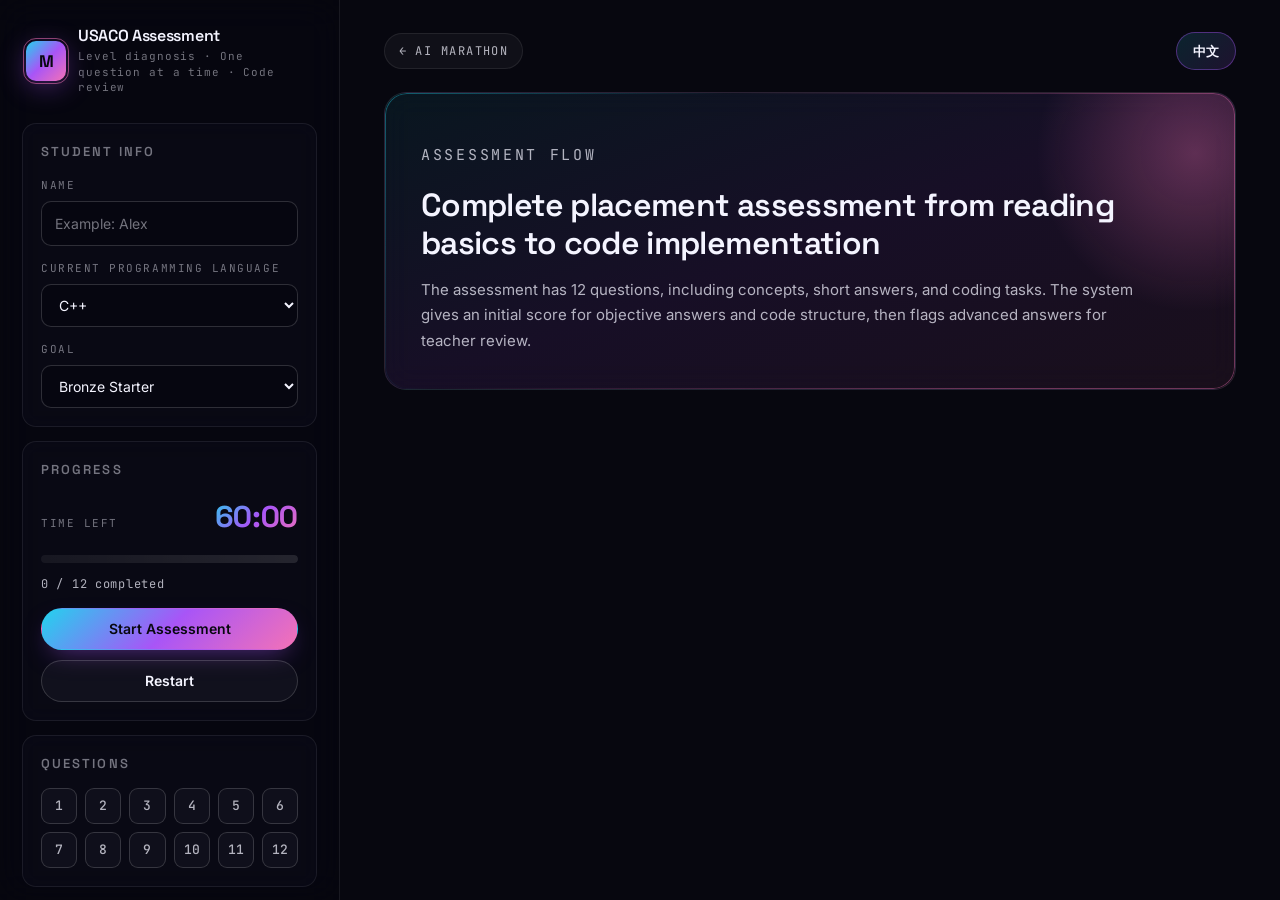
<file: assessment.html>
<!doctype html>
<html lang="en">
  <head>
    <meta charset="utf-8">
    <meta name="viewport" content="width=device-width, initial-scale=1">
    <meta name="theme-color" content="#070713">
    <title>USACO New Student Assessment · AI MARATHON</title>
    <link rel="preconnect" href="https://fonts.googleapis.com">
    <link rel="preconnect" href="https://fonts.gstatic.com" crossorigin>
    <link href="https://fonts.googleapis.com/css2?family=Inter:wght@400;500;600;700&family=Space+Grotesk:wght@500;600;700&family=JetBrains+Mono:wght@400;500&display=swap" rel="stylesheet">
    <link rel="stylesheet" href="styles.css">
  </head>
  <body>
    <div class="grid-bg" aria-hidden="true"></div>
    <div class="aurora" aria-hidden="true">
      <span class="aurora-blob blob-a"></span>
      <span class="aurora-blob blob-b"></span>
      <span class="aurora-blob blob-c"></span>
    </div>
    <main class="app-shell">
      <aside class="sidebar" aria-label="测评控制台" data-i18n-aria-label="sidebarAriaLabel">
        <a class="brand" href="index.html" title="Back to AI MARATHON">
          <span class="brand-mark" aria-hidden="true">
            <span class="brand-mark-pulse"></span>
          </span>
          <div>
            <h1 data-i18n="brandTitle">USACO 能力评估</h1>
            <p id="brandTagline" data-i18n="brandTagline">分层诊断 · 单题作答 · 代码题复核</p>
          </div>
        </a>

        <section class="panel student-panel" aria-labelledby="student-title">
          <h2 id="student-title" data-i18n="studentTitle">学员信息</h2>
          <label>
            <span id="studentNameLabel" data-i18n="studentNameLabel">姓名</span>
            <input id="studentName" type="text" placeholder="例如：Alex" data-i18n-placeholder="studentNamePlaceholder" autocomplete="off">
          </label>
          <label>
            <span id="studentLanguageLabel" data-i18n="studentLanguageLabel">当前编程语言</span>
            <select id="studentLanguage">
              <option value="C++">C++</option>
              <option value="Python">Python</option>
              <option value="Java">Java</option>
              <option value="undecided">未确定</option>
            </select>
          </label>
          <label>
            <span id="studentGoalLabel" data-i18n="studentGoalLabel">目标</span>
            <select id="studentGoal">
              <option value="bronze-starter">Bronze 入门</option>
              <option value="bronze-to-silver">Bronze 冲 Silver</option>
              <option value="silver-to-gold">Silver 冲 Gold</option>
              <option value="gold-intensive">Gold 强化</option>
            </select>
          </label>
        </section>

        <section class="panel progress-panel" aria-labelledby="progress-title">
          <h2 id="progress-title" data-i18n="progressTitle">测评进度</h2>
          <div class="timer">
            <span id="timeLeftLabel" data-i18n="timeLeftLabel">剩余时间</span>
            <strong id="timeLeft" role="timer" aria-live="off">60:00</strong>
          </div>
          <div class="progress-track" aria-hidden="true">
            <div id="progressFill"></div>
          </div>
          <p id="progressText" aria-live="polite">0 / 12 已完成</p>
          <button id="startBtn" class="primary-btn" type="button">开始测评</button>
          <button id="resetBtn" class="secondary-btn" type="button" data-i18n="reset">重新开始</button>
        </section>

        <section class="panel question-map" aria-labelledby="map-title">
          <h2 id="map-title" data-i18n="mapTitle">题目导航</h2>
          <div id="questionMap" class="map-grid" role="list"></div>
        </section>
      </aside>

      <section class="workspace">
        <header class="topbar">
          <a class="back-link" href="index.html">
            <span aria-hidden="true">←</span>
            <span>AI MARATHON</span>
          </a>
          <div class="topbar-actions">
            <button id="languageToggle" class="language-btn" type="button" data-i18n="switchLanguage">中文</button>
          </div>
        </header>

        <section id="intro" class="intro-panel">
          <div>
            <p id="introEyebrow" class="eyebrow" data-i18n="introEyebrow">Assessment Flow</p>
            <h2 id="introTitle" data-i18n="introTitle">从基础读题到代码实现的完整入班测评</h2>
            <p id="introCopy" data-i18n="introCopy">测评共 12 题，包含概念题、简答题和代码题。系统会自动初评客观题与代码结构，并在报告中标出需要老师人工复核的高阶题。</p>
          </div>
        </section>

        <section id="questionStage" class="question-stage" aria-live="polite" hidden>
          <div class="stage-head">
            <div>
              <p id="questionKicker" class="eyebrow">Question</p>
              <h2 id="questionTitle"></h2>
            </div>
            <div id="questionType" class="type-pill"></div>
          </div>

          <article class="question-card">
            <div class="question-meta">
              <span id="questionBadge" class="badge"></span>
              <span id="questionPoints" class="points"></span>
            </div>
            <p id="questionPrompt" class="prompt"></p>
            <div id="problemBlock" class="problem-block" hidden></div>
            <div id="answerArea" class="answer-area"></div>
          </article>

          <div id="feedback" class="feedback" role="status" hidden></div>

          <nav class="stage-actions" aria-label="题目操作" data-i18n-aria-label="stageActionsAriaLabel">
            <button id="prevBtn" class="secondary-btn" type="button" data-i18n="prev">上一题</button>
            <button id="saveBtn" class="primary-action" type="button" data-i18n="save">保存答案</button>
            <button id="nextBtn" class="secondary-btn" type="button" data-i18n="next">下一题</button>
            <button id="submitBtn" class="finish-btn" type="button" data-i18n="submit">提交测评</button>
          </nav>
        </section>

        <section id="report" class="report" aria-live="polite" hidden>
          <div class="report-header">
            <div>
              <p class="eyebrow" data-i18n="reportEyebrow">Assessment Report</p>
              <h2 id="reportTitle" data-i18n="reportTitle">测评报告</h2>
            </div>
            <button id="printBtn" class="secondary-btn" type="button" data-i18n="print">打印报告</button>
          </div>
          <div class="score-grid">
            <article>
              <span id="finalScoreLabel" data-i18n="finalScoreLabel">综合分</span>
              <strong id="finalScore">0</strong>
            </article>
            <article>
              <span id="recommendedLevelLabel" data-i18n="recommendedLevelLabel">推荐班型</span>
              <strong id="recommendedLevel">待评估</strong>
            </article>
            <article>
              <span id="completionRateLabel" data-i18n="completionRateLabel">完成度</span>
              <strong id="completionRate">0%</strong>
            </article>
          </div>
          <div class="report-columns">
            <div class="panel">
              <h3 id="skillBarsTitle" data-i18n="skillBarsTitle">能力雷达</h3>
              <div id="skillBars" class="skill-bars"></div>
            </div>
            <div class="panel">
              <h3 id="diagnosisTitle" data-i18n="diagnosisTitle">诊断结论</h3>
              <ul id="diagnosisList" class="diagnosis-list"></ul>
            </div>
          </div>
          <div class="panel">
            <h3 id="codeReviewTitle" data-i18n="codeReviewTitle">代码题复核清单</h3>
            <div id="codeReviewList" class="review-list"></div>
          </div>
          <div class="panel">
            <h3 id="studyPlanTitle" data-i18n="studyPlanTitle">学习路径建议</h3>
            <ol id="studyPlan" class="study-plan"></ol>
          </div>
        </section>
      </section>
    </main>

    <script src="app.js"></script>
  </body>
</html>
</file>
<file: aimarathon.css>
/* ─────────────────────────────────────────
   AI MARATHON · Landing Page
   ───────────────────────────────────────── */

:root {
  --bg: #07070f;
  --bg-elev: #0d0d1a;
  --surface: rgba(20, 20, 36, 0.55);
  --surface-strong: rgba(28, 28, 48, 0.78);
  --line: rgba(255, 255, 255, 0.08);
  --line-strong: rgba(255, 255, 255, 0.16);

  --text: #f4f4ff;
  --text-dim: rgba(244, 244, 255, 0.7);
  --text-mute: rgba(244, 244, 255, 0.45);

  --accent: #22d3ee;        /* cyan */
  --accent-2: #a855f7;      /* violet */
  --accent-3: #f472b6;      /* magenta */
  --accent-warm: #fbbf24;   /* amber */
  --accent-good: #4ade80;   /* mint  */

  --grad-hero: linear-gradient(135deg, #22d3ee 0%, #a855f7 50%, #f472b6 100%);
  --grad-soft: linear-gradient(135deg, rgba(34, 211, 238, 0.18), rgba(168, 85, 247, 0.18) 50%, rgba(244, 114, 182, 0.18));

  --radius: 16px;
  --radius-lg: 22px;
  --radius-sm: 10px;

  --maxw: 1180px;

  --font-display: "Space Grotesk", "Inter", system-ui, sans-serif;
  --font-body: "Inter", system-ui, sans-serif;
  --font-mono: "JetBrains Mono", ui-monospace, "SF Mono", Menlo, monospace;
}

* { box-sizing: border-box; }

html {
  scroll-behavior: smooth;
  background: var(--bg);
}

body {
  margin: 0;
  font-family: var(--font-body);
  color: var(--text);
  background: var(--bg);
  -webkit-font-smoothing: antialiased;
  text-rendering: optimizeLegibility;
  line-height: 1.55;
  overflow-x: hidden;
  position: relative;
}

a { color: inherit; text-decoration: none; }
button { font-family: inherit; }
img, svg { display: block; max-width: 100%; }

.sr-only {
  position: absolute;
  width: 1px; height: 1px;
  padding: 0; margin: -1px;
  overflow: hidden; clip: rect(0,0,0,0);
  white-space: nowrap; border: 0;
}

/* ─── Background atmosphere ─── */

.grid-bg {
  position: fixed;
  inset: 0;
  pointer-events: none;
  background-image:
    linear-gradient(rgba(255, 255, 255, 0.035) 1px, transparent 1px),
    linear-gradient(90deg, rgba(255, 255, 255, 0.035) 1px, transparent 1px);
  background-size: 64px 64px;
  mask-image: radial-gradient(ellipse at top, rgba(0,0,0,0.9) 0%, transparent 70%);
  z-index: -2;
}

.aurora {
  position: fixed;
  inset: -10vmax;
  pointer-events: none;
  filter: blur(80px);
  z-index: -1;
  opacity: 0.55;
}

.aurora-blob {
  position: absolute;
  width: 50vmax;
  height: 50vmax;
  border-radius: 50%;
  mix-blend-mode: screen;
  animation: drift 28s ease-in-out infinite;
}
.blob-a { background: #22d3ee; top: -20vmax; left: -10vmax; }
.blob-b { background: #a855f7; top: 10vmax; right: -15vmax; animation-delay: -8s; animation-duration: 36s; }
.blob-c { background: #f472b6; bottom: -25vmax; left: 30vmax; animation-delay: -16s; animation-duration: 40s; }

@keyframes drift {
  0%, 100% { transform: translate3d(0, 0, 0) scale(1); }
  33% { transform: translate3d(8vmax, -6vmax, 0) scale(1.1); }
  66% { transform: translate3d(-6vmax, 4vmax, 0) scale(0.9); }
}

@media (prefers-reduced-motion: reduce) {
  .aurora-blob, .brand-mark-pulse, .caret { animation: none !important; }
  html { scroll-behavior: auto; }
}

/* ─── Typography ─── */

h1, h2, h3, h4 {
  font-family: var(--font-display);
  font-weight: 600;
  letter-spacing: -0.02em;
  margin: 0;
}

h1 { font-size: clamp(2.4rem, 5.2vw, 4.4rem); line-height: 1.05; }
h2 { font-size: clamp(1.8rem, 3.2vw, 2.6rem); line-height: 1.15; }
h3 { font-size: 1.15rem; line-height: 1.3; }

p { margin: 0; }

.eyebrow {
  display: inline-flex;
  align-items: center;
  gap: 0.5rem;
  font-family: var(--font-mono);
  font-size: 0.78rem;
  letter-spacing: 0.18em;
  text-transform: uppercase;
  color: var(--text-dim);
  margin-bottom: 1rem;
}

.eyebrow-dot {
  width: 8px; height: 8px;
  border-radius: 50%;
  background: var(--accent-good);
  box-shadow: 0 0 12px var(--accent-good);
}

.gradient-text {
  background: var(--grad-hero);
  -webkit-background-clip: text;
  background-clip: text;
  color: transparent;
}

/* ─── Nav ─── */

.nav {
  position: sticky;
  top: 0;
  z-index: 40;
  display: flex;
  align-items: center;
  gap: 1.5rem;
  padding: 0.9rem clamp(1rem, 4vw, 2rem);
  background: rgba(7, 7, 15, 0.65);
  backdrop-filter: saturate(140%) blur(14px);
  -webkit-backdrop-filter: saturate(140%) blur(14px);
  border-bottom: 1px solid var(--line);
}

.brand {
  display: inline-flex;
  align-items: center;
  gap: 0.7rem;
}

.brand-mark {
  position: relative;
  width: 34px; height: 34px;
  border-radius: 9px;
  background: var(--grad-hero);
  display: inline-grid;
  place-items: center;
  flex-shrink: 0;
  box-shadow: 0 6px 30px rgba(168, 85, 247, 0.35);
}
.brand-mark::before {
  content: "M";
  font-family: var(--font-display);
  font-weight: 700;
  color: #0a0a14;
  font-size: 1.05rem;
}
.brand-mark-pulse {
  position: absolute;
  inset: -3px;
  border-radius: 12px;
  border: 1px solid rgba(244, 114, 182, 0.6);
  animation: pulse 2.4s ease-out infinite;
}
@keyframes pulse {
  0% { transform: scale(0.95); opacity: 0.9; }
  100% { transform: scale(1.4); opacity: 0; }
}

.brand-text {
  display: flex;
  flex-direction: column;
  line-height: 1.1;
}
.brand-name {
  font-family: var(--font-display);
  font-weight: 700;
  font-size: 1rem;
  letter-spacing: 0.02em;
}
.brand-dot {
  color: var(--accent-3);
  margin: 0 0.1em;
}
.brand-tag {
  font-family: var(--font-mono);
  font-size: 0.66rem;
  letter-spacing: 0.18em;
  text-transform: uppercase;
  color: var(--text-mute);
  margin-top: 2px;
}

.nav-links {
  display: flex;
  gap: 1.5rem;
  margin-left: auto;
  flex-wrap: wrap;
}
.nav-links a {
  color: var(--text-dim);
  font-size: 0.92rem;
  font-weight: 500;
  position: relative;
  transition: color 0.2s ease;
}
.nav-links a:hover { color: var(--text); }
.nav-links a::after {
  content: "";
  position: absolute;
  left: 0; right: 0;
  bottom: -6px;
  height: 1px;
  background: var(--grad-hero);
  transform: scaleX(0);
  transform-origin: left;
  transition: transform 0.3s ease;
}
.nav-links a:hover::after { transform: scaleX(1); }

.nav-cta {
  display: inline-flex;
  align-items: center;
  gap: 0.5rem;
  padding: 0.55rem 1rem;
  border-radius: 999px;
  background: linear-gradient(135deg, rgba(34, 211, 238, 0.15), rgba(168, 85, 247, 0.15));
  border: 1px solid rgba(168, 85, 247, 0.4);
  color: var(--text);
  font-size: 0.88rem;
  font-weight: 600;
  transition: transform 0.2s ease, border-color 0.2s ease, background 0.2s ease;
}
.nav-cta:hover {
  transform: translateY(-1px);
  border-color: var(--accent-3);
  background: linear-gradient(135deg, rgba(34, 211, 238, 0.25), rgba(244, 114, 182, 0.25));
}
.nav-cta-arrow { transition: transform 0.2s ease; }
.nav-cta:hover .nav-cta-arrow { transform: translateX(2px); }

.nav-toggle {
  display: none;
  margin-left: auto;
  background: transparent;
  border: 1px solid var(--line-strong);
  border-radius: 8px;
  width: 38px; height: 38px;
  padding: 0;
  cursor: pointer;
  flex-direction: column;
  justify-content: center;
  align-items: center;
  gap: 4px;
}
.nav-toggle-bar {
  width: 16px; height: 1.5px;
  background: var(--text);
  border-radius: 2px;
}

@media (max-width: 880px) {
  .nav-toggle { display: inline-flex; }
  .nav-cta { display: none; }
  .nav-links {
    position: absolute;
    top: 100%; left: 0; right: 0;
    flex-direction: column;
    gap: 0;
    background: rgba(13, 13, 26, 0.96);
    backdrop-filter: blur(14px);
    border-bottom: 1px solid var(--line);
    padding: 0.5rem 1rem 1rem;
    margin-left: 0;
    max-height: 0;
    overflow: hidden;
    transition: max-height 0.3s ease;
  }
  .nav-links a {
    padding: 0.85rem 0;
    border-bottom: 1px solid var(--line);
  }
  .nav.open .nav-links {
    max-height: 520px;
  }
}

/* ─── Buttons ─── */

.btn {
  display: inline-flex;
  align-items: center;
  gap: 0.5rem;
  padding: 0.85rem 1.4rem;
  border-radius: 999px;
  font-weight: 600;
  font-size: 0.95rem;
  border: 1px solid transparent;
  cursor: pointer;
  transition: transform 0.2s ease, box-shadow 0.2s ease, border-color 0.2s ease, background 0.2s ease;
  text-decoration: none;
}

.btn-primary {
  background: var(--grad-hero);
  color: #08080f;
  box-shadow: 0 10px 30px -10px rgba(168, 85, 247, 0.55);
}
.btn-primary:hover {
  transform: translateY(-1px);
  box-shadow: 0 14px 40px -10px rgba(244, 114, 182, 0.65);
}

.btn-ghost {
  background: rgba(255, 255, 255, 0.04);
  border-color: var(--line-strong);
  color: var(--text);
}
.btn-ghost:hover {
  background: rgba(255, 255, 255, 0.08);
  border-color: var(--accent-2);
}

/* ─── Hero ─── */

.hero {
  max-width: var(--maxw);
  margin: 0 auto;
  padding: clamp(3rem, 8vw, 6rem) clamp(1rem, 4vw, 2rem) clamp(3rem, 6vw, 5rem);
  display: grid;
  grid-template-columns: 1.2fr 1fr;
  gap: clamp(2rem, 5vw, 4rem);
  align-items: center;
}

@media (max-width: 920px) {
  .hero { grid-template-columns: 1fr; }
}

.hero-title {
  margin: 0.6rem 0 1.5rem;
}

.hero-sub {
  font-size: 1.12rem;
  color: var(--text-dim);
  max-width: 56ch;
  margin-bottom: 2rem;
}

.hero-cta {
  display: flex;
  flex-wrap: wrap;
  gap: 0.85rem;
  margin-bottom: 2.5rem;
}

.hero-meta {
  display: grid;
  grid-template-columns: repeat(4, 1fr);
  gap: 1px;
  background: var(--line);
  border: 1px solid var(--line);
  border-radius: var(--radius);
  overflow: hidden;
  list-style: none;
  padding: 0;
  margin: 0;
}
.hero-meta li {
  background: rgba(13, 13, 26, 0.6);
  padding: 1rem;
  display: flex;
  flex-direction: column;
  gap: 0.3rem;
}
.meta-label {
  font-family: var(--font-mono);
  font-size: 0.65rem;
  letter-spacing: 0.16em;
  text-transform: uppercase;
  color: var(--text-mute);
}
.meta-value {
  font-weight: 600;
  font-size: 0.92rem;
}

@media (max-width: 720px) {
  .hero-meta { grid-template-columns: repeat(2, 1fr); }
}

/* Console */

.hero-console {
  background: rgba(10, 10, 22, 0.85);
  border: 1px solid var(--line-strong);
  border-radius: var(--radius);
  font-family: var(--font-mono);
  font-size: 0.85rem;
  overflow: hidden;
  box-shadow: 0 30px 70px -30px rgba(34, 211, 238, 0.35), 0 0 0 1px rgba(168, 85, 247, 0.15) inset;
}

.console-head {
  display: flex;
  align-items: center;
  gap: 0.4rem;
  padding: 0.7rem 0.9rem;
  border-bottom: 1px solid var(--line);
  background: rgba(255, 255, 255, 0.025);
}
.console-dot {
  width: 10px; height: 10px;
  border-radius: 50%;
}
.dot-r { background: #ff5f57; }
.dot-y { background: #febc2e; }
.dot-g { background: #28c840; }
.console-title {
  margin-left: 0.5rem;
  color: var(--text-mute);
  font-size: 0.78rem;
  letter-spacing: 0.05em;
}

.console-body {
  padding: 1.1rem 1.2rem;
  display: flex;
  flex-direction: column;
  gap: 0.55rem;
  color: var(--text-dim);
  line-height: 1.5;
}
.console-body .c-key { color: var(--accent); }
.console-body .c-arg { color: var(--accent-3); }
.console-body .c-ok { color: var(--accent-good); margin-right: 0.4rem; }
.console-body .c-link { color: var(--accent-warm); text-decoration: underline dotted; }
.console-body .c-dim { color: var(--text-mute); }

.caret {
  display: inline-block;
  width: 8px; height: 1em;
  vertical-align: -0.15em;
  margin-left: 0.4rem;
  background: var(--accent);
  animation: blink 1s steps(2) infinite;
}
@keyframes blink {
  50% { opacity: 0; }
}

/* ─── Trust strip ─── */

.trust {
  max-width: var(--maxw);
  margin: 0 auto;
  padding: 0 clamp(1rem, 4vw, 2rem) 4rem;
}
.trust ul {
  list-style: none;
  margin: 0;
  padding: 0;
  display: grid;
  grid-template-columns: repeat(4, 1fr);
  gap: 1px;
  background: var(--line);
  border: 1px solid var(--line);
  border-radius: var(--radius-lg);
  overflow: hidden;
}
.trust li {
  background: var(--surface);
  padding: 1.5rem;
  display: flex;
  flex-direction: column;
  gap: 0.6rem;
  backdrop-filter: blur(10px);
}
.trust-num {
  font-family: var(--font-mono);
  font-size: 0.7rem;
  letter-spacing: 0.18em;
  color: var(--accent);
}
.trust h3 { font-size: 1.05rem; }
.trust p { color: var(--text-dim); font-size: 0.92rem; line-height: 1.5; }

@media (max-width: 920px) {
  .trust ul { grid-template-columns: repeat(2, 1fr); }
}
@media (max-width: 520px) {
  .trust ul { grid-template-columns: 1fr; }
}

/* ─── Section base ─── */

.section {
  max-width: var(--maxw);
  margin: 0 auto;
  padding: clamp(3rem, 7vw, 6rem) clamp(1rem, 4vw, 2rem);
}

.section-head {
  max-width: 760px;
  margin-bottom: clamp(2rem, 4vw, 3rem);
}
.section-head h2 { margin-bottom: 0.8rem; }
.section-sub {
  color: var(--text-dim);
  font-size: 1.05rem;
  max-width: 60ch;
}

/* ─── About ─── */

.about-grid {
  display: grid;
  grid-template-columns: 1fr 1fr;
  gap: 2rem;
  align-items: start;
}
.about-lede {
  font-size: 1.1rem;
  color: var(--text-dim);
  line-height: 1.65;
}
.about-pillars {
  grid-column: 1 / -1;
  list-style: none;
  margin: 1.5rem 0 0;
  padding: 0;
  display: grid;
  grid-template-columns: repeat(3, 1fr);
  gap: 1rem;
}
.about-pillars li {
  border: 1px solid var(--line);
  border-radius: var(--radius);
  padding: 1.4rem;
  background: var(--surface);
  backdrop-filter: blur(10px);
  position: relative;
}
.about-pillars li::before {
  content: "";
  position: absolute;
  inset: 0;
  border-radius: inherit;
  padding: 1px;
  background: var(--grad-soft);
  -webkit-mask: linear-gradient(#000 0 0) content-box, linear-gradient(#000 0 0);
  -webkit-mask-composite: xor;
  mask-composite: exclude;
  pointer-events: none;
  opacity: 0.35;
}
.pillar-tag {
  display: inline-block;
  font-family: var(--font-mono);
  font-size: 0.7rem;
  letter-spacing: 0.18em;
  text-transform: uppercase;
  color: var(--accent);
  margin-bottom: 0.6rem;
}
.about-pillars p { color: var(--text-dim); font-size: 0.95rem; }

@media (max-width: 820px) {
  .about-grid { grid-template-columns: 1fr; }
  .about-pillars { grid-template-columns: 1fr; }
}

/* ─── Tracks ─── */

.track-grid {
  display: grid;
  grid-template-columns: repeat(2, 1fr);
  gap: 1rem;
}
.track-card {
  position: relative;
  background: var(--surface);
  border: 1px solid var(--line);
  border-radius: var(--radius-lg);
  padding: 1.7rem;
  display: flex;
  flex-direction: column;
  gap: 1rem;
  backdrop-filter: blur(12px);
  transition: transform 0.25s ease, border-color 0.25s ease, box-shadow 0.25s ease;
  overflow: hidden;
}
.track-card:hover {
  transform: translateY(-3px);
  border-color: rgba(168, 85, 247, 0.4);
  box-shadow: 0 30px 60px -30px rgba(34, 211, 238, 0.25);
}
.track-card::after {
  content: "";
  position: absolute;
  top: 0; right: 0;
  width: 240px; height: 240px;
  background: radial-gradient(circle, rgba(168, 85, 247, 0.18), transparent 70%);
  pointer-events: none;
  transform: translate(40%, -40%);
}
.track-card header {
  display: flex;
  align-items: baseline;
  gap: 0.8rem;
}
.track-num {
  font-family: var(--font-mono);
  font-size: 0.78rem;
  letter-spacing: 0.18em;
  color: var(--accent);
  background: rgba(34, 211, 238, 0.1);
  border: 1px solid rgba(34, 211, 238, 0.25);
  padding: 0.2rem 0.55rem;
  border-radius: 6px;
}
.track-card h3 { font-size: 1.4rem; }
.track-card p { color: var(--text-dim); }
.track-card ul {
  list-style: none;
  margin: auto 0 0;
  padding: 1rem 0 0;
  border-top: 1px dashed var(--line);
  display: flex;
  flex-direction: column;
  gap: 0.45rem;
}
.track-card li {
  position: relative;
  padding-left: 1.2rem;
  color: var(--text-dim);
  font-size: 0.9rem;
}
.track-card li::before {
  content: "→";
  position: absolute;
  left: 0;
  color: var(--accent-3);
  font-family: var(--font-mono);
}

@media (max-width: 720px) {
  .track-grid { grid-template-columns: 1fr; }
}

/* ─── Format ─── */

.format-steps {
  list-style: none;
  margin: 0;
  padding: 0;
  display: flex;
  flex-direction: column;
  gap: 0;
}
.format-steps li {
  display: grid;
  grid-template-columns: 80px 1fr;
  gap: 1.5rem;
  align-items: start;
  padding: 1.6rem 0;
  border-top: 1px solid var(--line);
  position: relative;
}
.format-steps li:first-child { border-top: 0; padding-top: 0; }
.step-rail {
  position: relative;
  display: flex;
  justify-content: center;
}
.step-rail::after {
  content: "";
  position: absolute;
  top: 36px; bottom: -1.6rem;
  left: 50%;
  width: 1px;
  background: linear-gradient(var(--accent-2), transparent);
  transform: translateX(-50%);
  opacity: 0.5;
}
.format-steps li:last-child .step-rail::after { display: none; }
.step-num {
  font-family: var(--font-mono);
  font-size: 0.85rem;
  letter-spacing: 0.16em;
  color: #08080f;
  background: var(--grad-hero);
  width: 36px; height: 36px;
  border-radius: 8px;
  display: grid;
  place-items: center;
  font-weight: 700;
}
.step-body h3 { font-size: 1.2rem; margin-bottom: 0.3rem; }
.step-body p { color: var(--text-dim); }

/* ─── Timeline ─── */

.timeline {
  list-style: none;
  margin: 0;
  padding: 0;
  display: grid;
  grid-template-columns: repeat(4, 1fr);
  gap: 1px;
  background: var(--line);
  border: 1px solid var(--line);
  border-radius: var(--radius-lg);
  overflow: hidden;
}
.timeline li {
  background: var(--surface);
  padding: 1.6rem;
  display: flex;
  flex-direction: column;
  gap: 0.6rem;
  backdrop-filter: blur(10px);
  position: relative;
}
.phase {
  font-family: var(--font-mono);
  font-size: 0.7rem;
  letter-spacing: 0.18em;
  text-transform: uppercase;
  color: var(--accent);
}
.timeline h3 { font-size: 1.1rem; }
.timeline p { color: var(--text-dim); font-size: 0.92rem; flex: 1; }
.phase-when {
  font-family: var(--font-mono);
  font-size: 0.75rem;
  letter-spacing: 0.1em;
  color: var(--accent-warm);
  border-top: 1px dashed var(--line);
  padding-top: 0.7rem;
  margin-top: 0.4rem;
}

@media (max-width: 920px) {
  .timeline { grid-template-columns: repeat(2, 1fr); }
}
@media (max-width: 520px) {
  .timeline { grid-template-columns: 1fr; }
}

/* ─── Prizes ─── */

.prize-grid {
  display: grid;
  grid-template-columns: 1.4fr 1fr 1fr 1fr;
  gap: 1rem;
}
.prize-card {
  position: relative;
  background: var(--surface);
  border: 1px solid var(--line);
  border-radius: var(--radius-lg);
  padding: 1.6rem;
  display: flex;
  flex-direction: column;
  gap: 0.9rem;
  backdrop-filter: blur(10px);
  overflow: hidden;
}
.prize-grand {
  background: linear-gradient(160deg, rgba(34, 211, 238, 0.18), rgba(168, 85, 247, 0.16) 50%, rgba(244, 114, 182, 0.14));
  border-color: rgba(244, 114, 182, 0.35);
}
.prize-grand::before {
  content: "★";
  position: absolute;
  top: 1rem; right: 1.2rem;
  color: var(--accent-warm);
  font-size: 1.3rem;
  filter: drop-shadow(0 0 8px var(--accent-warm));
}
.prize-rank {
  font-family: var(--font-mono);
  font-size: 0.7rem;
  letter-spacing: 0.18em;
  text-transform: uppercase;
  color: var(--accent);
}
.prize-card h3 { font-size: 1.2rem; }
.prize-card ul {
  list-style: none;
  margin: 0;
  padding: 0;
  display: flex;
  flex-direction: column;
  gap: 0.45rem;
}
.prize-card li {
  color: var(--text-dim);
  font-size: 0.92rem;
  padding-left: 1.1rem;
  position: relative;
}
.prize-card li::before {
  content: "·";
  position: absolute;
  left: 0;
  color: var(--accent-3);
  font-size: 1.3rem;
  line-height: 0.8;
}
.amount-tbd {
  font-family: var(--font-mono);
  font-size: 0.78rem;
  color: var(--accent-warm);
  border: 1px dashed rgba(251, 191, 36, 0.4);
  padding: 0.05rem 0.4rem;
  border-radius: 4px;
}
.prize-note {
  margin-top: 1.2rem;
  color: var(--text-mute);
  font-size: 0.85rem;
  max-width: 70ch;
}

@media (max-width: 1020px) {
  .prize-grid { grid-template-columns: 1fr 1fr; }
}
@media (max-width: 560px) {
  .prize-grid { grid-template-columns: 1fr; }
}

/* ─── Judging ─── */

.judging-grid {
  display: grid;
  grid-template-columns: 1.4fr 1fr;
  gap: 1.5rem;
  align-items: start;
}
.rubric {
  display: flex;
  flex-direction: column;
  gap: 0.8rem;
}
.rubric article {
  background: var(--surface);
  border: 1px solid var(--line);
  border-radius: var(--radius);
  padding: 1.2rem 1.4rem;
  backdrop-filter: blur(10px);
}
.rubric header {
  display: flex;
  justify-content: space-between;
  align-items: baseline;
  margin-bottom: 0.4rem;
}
.weight {
  font-family: var(--font-mono);
  font-weight: 600;
  color: var(--accent);
}
.rubric p { color: var(--text-dim); font-size: 0.94rem; margin-bottom: 0.7rem; }
.bar {
  height: 6px;
  border-radius: 999px;
  background: rgba(255, 255, 255, 0.05);
  overflow: hidden;
}
.bar span {
  display: block;
  height: 100%;
  width: var(--fill);
  background: var(--grad-hero);
  border-radius: inherit;
}

.judging-side {
  background: var(--surface-strong);
  border: 1px solid var(--line);
  border-radius: var(--radius-lg);
  padding: 1.6rem;
  backdrop-filter: blur(12px);
  position: sticky;
  top: 90px;
}
.judging-side h3 { margin-bottom: 0.8rem; }
.judging-side ol {
  margin: 0 0 1rem;
  padding-left: 1.2rem;
  color: var(--text-dim);
  display: flex;
  flex-direction: column;
  gap: 0.55rem;
  font-size: 0.94rem;
}
.judging-side strong { color: var(--text); }
.side-note {
  color: var(--text-mute);
  font-size: 0.85rem;
  border-top: 1px dashed var(--line);
  padding-top: 0.9rem;
}

@media (max-width: 920px) {
  .judging-grid { grid-template-columns: 1fr; }
  .judging-side { position: static; }
}

/* ─── Rules ─── */

.rules-grid {
  display: grid;
  grid-template-columns: repeat(2, 1fr);
  gap: 1rem;
}
.rules-grid article {
  background: var(--surface);
  border: 1px solid var(--line);
  border-radius: var(--radius);
  padding: 1.4rem;
  backdrop-filter: blur(10px);
}
.rules-grid h3 {
  font-size: 1.1rem;
  margin-bottom: 0.8rem;
}
.rules-grid ul {
  list-style: none;
  padding: 0;
  margin: 0;
  display: flex;
  flex-direction: column;
  gap: 0.55rem;
}
.rules-grid li {
  color: var(--text-dim);
  font-size: 0.92rem;
  padding-left: 1.2rem;
  position: relative;
}
.rules-grid li::before {
  content: "✓";
  position: absolute;
  left: 0;
  color: var(--accent-good);
  font-size: 0.85rem;
  top: 0.15em;
}
.rules-grid article:nth-child(3) li::before {
  content: "✗";
  color: var(--accent-3);
}

@media (max-width: 720px) {
  .rules-grid { grid-template-columns: 1fr; }
}

/* ─── Committee ─── */

.committee-grid {
  display: grid;
  grid-template-columns: repeat(4, 1fr);
  gap: 1rem;
}
.committee-card {
  background: var(--surface);
  border: 1px solid var(--line);
  border-radius: var(--radius-lg);
  padding: 1.4rem;
  text-align: center;
  backdrop-filter: blur(10px);
}
.avatar {
  width: 64px; height: 64px;
  border-radius: 50%;
  background:
    radial-gradient(circle at 30% 30%, rgba(34, 211, 238, 0.5), transparent 60%),
    radial-gradient(circle at 70% 70%, rgba(244, 114, 182, 0.5), transparent 60%),
    rgba(168, 85, 247, 0.25);
  margin: 0 auto 0.9rem;
  border: 1px dashed var(--line-strong);
}
.committee-card h3 {
  font-size: 1rem;
  color: var(--text);
  margin-bottom: 0.3rem;
}
.committee-card p {
  color: var(--text-mute);
  font-family: var(--font-mono);
  font-size: 0.78rem;
  letter-spacing: 0.1em;
  text-transform: uppercase;
}

@media (max-width: 920px) {
  .committee-grid { grid-template-columns: repeat(2, 1fr); }
}

/* ─── Partners ─── */

.partners-card {
  max-width: var(--maxw);
  margin: 0 auto;
  display: grid;
  grid-template-columns: 1.4fr 1fr;
  gap: 2rem;
  background: var(--surface-strong);
  border: 1px solid var(--line);
  border-radius: var(--radius-lg);
  padding: clamp(2rem, 4vw, 3rem);
  backdrop-filter: blur(14px);
  position: relative;
  overflow: hidden;
}
.partners-card::before {
  content: "";
  position: absolute;
  inset: -1px;
  border-radius: inherit;
  padding: 1px;
  background: linear-gradient(135deg, rgba(34, 211, 238, 0.4), transparent 30%, rgba(244, 114, 182, 0.4) 80%);
  -webkit-mask: linear-gradient(#000 0 0) content-box, linear-gradient(#000 0 0);
  -webkit-mask-composite: xor;
  mask-composite: exclude;
  pointer-events: none;
}
.partners-card h2 { margin: 0.6rem 0 1rem; }
.partner-tiers {
  list-style: none;
  margin: 1.5rem 0 0;
  padding: 0;
  display: grid;
  gap: 0.7rem;
}
.partner-tiers li {
  display: grid;
  grid-template-columns: 110px 1fr;
  gap: 1rem;
  align-items: start;
  padding: 0.8rem 1rem;
  background: rgba(255, 255, 255, 0.03);
  border: 1px solid var(--line);
  border-radius: var(--radius-sm);
}
.tier {
  font-family: var(--font-mono);
  font-size: 0.78rem;
  letter-spacing: 0.16em;
  text-transform: uppercase;
  color: var(--accent);
}
.partner-tiers p { color: var(--text-dim); font-size: 0.92rem; }
.partners-cta {
  background: rgba(7, 7, 15, 0.45);
  border: 1px solid var(--line);
  border-radius: var(--radius);
  padding: 1.6rem;
  display: flex;
  flex-direction: column;
  gap: 0.8rem;
  align-items: flex-start;
}
.partners-cta h3 { font-size: 1.2rem; }
.partners-cta p { color: var(--text-dim); }
.partner-disclaimer {
  font-size: 0.78rem;
  color: var(--text-mute);
}

@media (max-width: 820px) {
  .partners-card { grid-template-columns: 1fr; }
}

/* ─── FAQ ─── */

.faq-list {
  display: flex;
  flex-direction: column;
  gap: 0.6rem;
}
.faq-list details {
  background: var(--surface);
  border: 1px solid var(--line);
  border-radius: var(--radius);
  padding: 1.1rem 1.4rem;
  backdrop-filter: blur(10px);
  transition: border-color 0.2s ease;
}
.faq-list details[open] {
  border-color: rgba(168, 85, 247, 0.4);
  background: var(--surface-strong);
}
.faq-list summary {
  cursor: pointer;
  list-style: none;
  font-weight: 600;
  font-size: 1.05rem;
  display: flex;
  justify-content: space-between;
  align-items: center;
  gap: 1rem;
  color: var(--text);
}
.faq-list summary::-webkit-details-marker { display: none; }
.faq-list summary::after {
  content: "+";
  font-family: var(--font-mono);
  font-size: 1.2rem;
  color: var(--accent);
  transition: transform 0.2s ease;
  flex-shrink: 0;
}
.faq-list details[open] summary::after { content: "−"; }
.faq-list p {
  color: var(--text-dim);
  margin-top: 0.7rem;
  line-height: 1.6;
}

/* ─── Register ─── */

.section-register {
  padding-bottom: clamp(4rem, 8vw, 7rem);
}
.register-card {
  position: relative;
  background: linear-gradient(160deg, rgba(34, 211, 238, 0.1), rgba(168, 85, 247, 0.12) 50%, rgba(244, 114, 182, 0.1));
  border: 1px solid rgba(168, 85, 247, 0.3);
  border-radius: var(--radius-lg);
  padding: clamp(2rem, 4vw, 3rem);
  backdrop-filter: blur(14px);
  overflow: hidden;
}
.register-card::before {
  content: "";
  position: absolute;
  top: -120px; right: -120px;
  width: 360px; height: 360px;
  background: radial-gradient(circle, rgba(244, 114, 182, 0.35), transparent 70%);
  pointer-events: none;
}
.register-card h2 { margin: 0.6rem 0 1rem; }
.register-sub { color: var(--text-dim); max-width: 60ch; margin-bottom: 1.8rem; }
.register-form {
  display: grid;
  grid-template-columns: 1fr 1fr 1fr;
  gap: 1rem;
  position: relative;
}
.register-form label {
  display: flex;
  flex-direction: column;
  gap: 0.4rem;
  font-family: var(--font-mono);
  font-size: 0.72rem;
  letter-spacing: 0.16em;
  text-transform: uppercase;
  color: var(--text-mute);
}
.register-form label.full { grid-column: 1 / -1; }
.register-form input,
.register-form select {
  font-family: var(--font-body);
  font-size: 1rem;
  letter-spacing: normal;
  text-transform: none;
  padding: 0.85rem 1rem;
  border-radius: var(--radius-sm);
  border: 1px solid var(--line-strong);
  background: rgba(7, 7, 15, 0.55);
  color: var(--text);
  transition: border-color 0.2s ease, background 0.2s ease;
}
.register-form input:focus,
.register-form select:focus {
  outline: none;
  border-color: var(--accent);
  background: rgba(7, 7, 15, 0.8);
}
.register-form button {
  grid-column: 1 / -1;
  justify-self: start;
  margin-top: 0.4rem;
}
.form-note {
  grid-column: 1 / -1;
  color: var(--accent-good);
  font-size: 0.92rem;
  min-height: 1.2em;
}
.register-fineprint {
  margin-top: 1.5rem;
  color: var(--text-mute);
  font-size: 0.82rem;
}

@media (max-width: 720px) {
  .register-form { grid-template-columns: 1fr; }
}

/* ─── Footer ─── */

.footer {
  border-top: 1px solid var(--line);
  background: rgba(7, 7, 15, 0.7);
  backdrop-filter: blur(10px);
  margin-top: 2rem;
}
.footer-top {
  max-width: var(--maxw);
  margin: 0 auto;
  padding: 3rem clamp(1rem, 4vw, 2rem) 2rem;
  display: grid;
  grid-template-columns: 1.2fr 2fr;
  gap: 2rem;
}
.footer-brand {
  display: flex;
  align-items: center;
  gap: 0.8rem;
}
.footer-brand .brand-name { font-size: 1.15rem; }
.footer-tag { color: var(--text-mute); font-size: 0.9rem; margin-top: 4px; }
.footer-nav {
  display: grid;
  grid-template-columns: repeat(3, 1fr);
  gap: 1.5rem;
}
.footer-nav h4 {
  font-family: var(--font-mono);
  font-size: 0.7rem;
  letter-spacing: 0.18em;
  text-transform: uppercase;
  color: var(--text-mute);
  margin-bottom: 0.8rem;
}
.footer-nav a {
  display: block;
  color: var(--text-dim);
  font-size: 0.92rem;
  padding: 0.25rem 0;
  transition: color 0.2s ease;
}
.footer-nav a:hover { color: var(--text); }

.footer-bottom {
  max-width: var(--maxw);
  margin: 0 auto;
  padding: 1.2rem clamp(1rem, 4vw, 2rem) 2rem;
  display: flex;
  justify-content: space-between;
  align-items: center;
  flex-wrap: wrap;
  gap: 1rem;
  border-top: 1px solid var(--line);
  color: var(--text-mute);
  font-size: 0.85rem;
}
.footer-policy { display: flex; gap: 0.8rem; align-items: center; }
.footer-policy a:hover { color: var(--text); }

@media (max-width: 820px) {
  .footer-top { grid-template-columns: 1fr; }
  .footer-nav { grid-template-columns: repeat(3, 1fr); }
}
@media (max-width: 520px) {
  .footer-nav { grid-template-columns: 1fr 1fr; }
}

/* ─── Reveal animation ─── */

.reveal {
  opacity: 0;
  transform: translateY(20px);
  transition: opacity 0.7s ease, transform 0.7s ease;
}
.reveal.is-visible {
  opacity: 1;
  transform: translateY(0);
}
</file>
<file: styles.css>
/* ─────────────────────────────────────────
   USACO Assessment · Styled to match AI MARATHON
   ───────────────────────────────────────── */

:root {
  --bg: #07070f;
  --bg-elev: #0d0d1a;
  --surface: rgba(20, 20, 36, 0.6);
  --surface-strong: rgba(28, 28, 48, 0.82);
  --surface-soft: rgba(255, 255, 255, 0.04);
  --line: rgba(255, 255, 255, 0.08);
  --line-strong: rgba(255, 255, 255, 0.16);

  --text: #f4f4ff;
  --text-dim: rgba(244, 244, 255, 0.72);
  --text-mute: rgba(244, 244, 255, 0.46);
  --text-on-grad: #08080f;

  --accent: #22d3ee;
  --accent-2: #a855f7;
  --accent-3: #f472b6;
  --accent-warm: #fbbf24;
  --accent-good: #4ade80;
  --accent-warn: #fb923c;
  --accent-danger: #f87171;

  --grad-hero: linear-gradient(135deg, #22d3ee 0%, #a855f7 50%, #f472b6 100%);
  --grad-soft: linear-gradient(135deg, rgba(34, 211, 238, 0.18), rgba(168, 85, 247, 0.18) 50%, rgba(244, 114, 182, 0.18));

  --radius: 14px;
  --radius-lg: 22px;
  --radius-sm: 10px;

  --font-display: "Space Grotesk", "Inter", "Microsoft YaHei", system-ui, sans-serif;
  --font-body: "Inter", "Microsoft YaHei", system-ui, sans-serif;
  --font-mono: "JetBrains Mono", ui-monospace, "SF Mono", Consolas, "Cascadia Mono", monospace;
}

* {
  box-sizing: border-box;
}

[hidden] {
  display: none !important;
}

html {
  background: var(--bg);
}

body {
  margin: 0;
  color: var(--text);
  background: var(--bg);
  font-family: var(--font-body);
  line-height: 1.55;
  -webkit-font-smoothing: antialiased;
  text-rendering: optimizeLegibility;
  position: relative;
  overflow-x: hidden;
}

button,
input,
select,
textarea {
  font: inherit;
  color: inherit;
}

button:disabled {
  cursor: not-allowed;
  opacity: 0.5;
}

a { color: inherit; text-decoration: none; }

/* ─── Background atmosphere (toned down for assessment use) ─── */

.grid-bg {
  position: fixed;
  inset: 0;
  pointer-events: none;
  background-image:
    linear-gradient(rgba(255, 255, 255, 0.028) 1px, transparent 1px),
    linear-gradient(90deg, rgba(255, 255, 255, 0.028) 1px, transparent 1px);
  background-size: 64px 64px;
  mask-image: radial-gradient(ellipse at top, rgba(0, 0, 0, 0.85) 0%, transparent 70%);
  z-index: -2;
}

.aurora {
  position: fixed;
  inset: -10vmax;
  pointer-events: none;
  filter: blur(90px);
  z-index: -1;
  opacity: 0.32;
}

.aurora-blob {
  position: absolute;
  width: 50vmax;
  height: 50vmax;
  border-radius: 50%;
  mix-blend-mode: screen;
  animation: drift 32s ease-in-out infinite;
}
.blob-a { background: #22d3ee; top: -20vmax; left: -15vmax; }
.blob-b { background: #a855f7; top: 10vmax; right: -20vmax; animation-delay: -10s; animation-duration: 38s; }
.blob-c { background: #f472b6; bottom: -25vmax; left: 30vmax; animation-delay: -18s; animation-duration: 42s; }

@keyframes drift {
  0%, 100% { transform: translate3d(0, 0, 0) scale(1); }
  33% { transform: translate3d(8vmax, -6vmax, 0) scale(1.1); }
  66% { transform: translate3d(-6vmax, 4vmax, 0) scale(0.9); }
}

@media (prefers-reduced-motion: reduce) {
  .aurora-blob, .brand-mark-pulse { animation: none !important; }
}

/* ─── Typography ─── */

h1, h2, h3 {
  font-family: var(--font-display);
  font-weight: 600;
  letter-spacing: -0.02em;
  margin: 0;
}

p { margin: 0; }

::selection { background: rgba(168, 85, 247, 0.4); color: var(--text); }

/* ─── App shell ─── */

.app-shell {
  display: grid;
  grid-template-columns: 340px minmax(0, 1fr);
  min-height: 100vh;
  position: relative;
  z-index: 1;
}

/* ─── Sidebar ─── */

.sidebar {
  position: sticky;
  top: 0;
  height: 100vh;
  padding: 22px;
  background: rgba(7, 7, 15, 0.7);
  backdrop-filter: saturate(140%) blur(18px);
  -webkit-backdrop-filter: saturate(140%) blur(18px);
  border-right: 1px solid var(--line);
  overflow-y: auto;
  scrollbar-width: thin;
  scrollbar-color: rgba(168, 85, 247, 0.4) transparent;
}

.sidebar::-webkit-scrollbar { width: 6px; }
.sidebar::-webkit-scrollbar-thumb { background: rgba(168, 85, 247, 0.4); border-radius: 999px; }

.brand {
  display: flex;
  align-items: center;
  gap: 12px;
  margin-bottom: 24px;
  padding: 4px;
  border-radius: 12px;
  transition: background 0.2s ease;
}

.brand:hover {
  background: var(--surface-soft);
}

.brand-mark {
  position: relative;
  width: 40px;
  height: 40px;
  border-radius: 10px;
  background: var(--grad-hero);
  display: inline-grid;
  place-items: center;
  flex-shrink: 0;
  box-shadow: 0 6px 26px rgba(168, 85, 247, 0.35);
}
.brand-mark::before {
  content: "M";
  font-family: var(--font-display);
  font-weight: 700;
  color: var(--text-on-grad);
  font-size: 1.05rem;
}
.brand-mark-pulse {
  position: absolute;
  inset: -3px;
  border-radius: 13px;
  border: 1px solid rgba(244, 114, 182, 0.55);
  animation: pulse 2.4s ease-out infinite;
}
@keyframes pulse {
  0% { transform: scale(0.95); opacity: 0.9; }
  100% { transform: scale(1.4); opacity: 0; }
}

.brand h1 {
  font-size: 16px;
  font-weight: 600;
  color: var(--text);
  line-height: 1.2;
  margin: 0;
}

.brand p {
  margin: 4px 0 0;
  font-family: var(--font-mono);
  font-size: 11px;
  letter-spacing: 0.08em;
  color: var(--text-mute);
  line-height: 1.4;
}

/* Sidebar panels */

.panel {
  border: 1px solid var(--line);
  border-radius: var(--radius);
  background: var(--surface);
  backdrop-filter: blur(10px);
  -webkit-backdrop-filter: blur(10px);
}

.sidebar .panel {
  background: rgba(13, 13, 26, 0.6);
}

.student-panel,
.progress-panel,
.question-map {
  padding: 18px;
  margin-bottom: 14px;
}

.panel h2 {
  font-family: var(--font-display);
  font-size: 13px;
  font-weight: 600;
  letter-spacing: 0.16em;
  text-transform: uppercase;
  color: var(--text-mute);
  margin: 0 0 14px;
}

.panel h3 {
  font-size: 16px;
  margin: 0 0 14px;
  color: var(--text);
}

/* Sidebar form labels */

label {
  display: grid;
  gap: 7px;
  margin-top: 14px;
  font-family: var(--font-mono);
  font-size: 11px;
  letter-spacing: 0.14em;
  text-transform: uppercase;
  color: var(--text-mute);
}

input,
select,
textarea {
  width: 100%;
  border: 1px solid var(--line-strong);
  border-radius: var(--radius-sm);
  padding: 11px 13px;
  color: var(--text);
  background: rgba(7, 7, 15, 0.55);
  font-family: var(--font-body);
  font-size: 14px;
  letter-spacing: normal;
  text-transform: none;
  transition: border-color 0.2s ease, background 0.2s ease, box-shadow 0.2s ease;
}

input:focus,
select:focus,
textarea:focus {
  outline: none;
  border-color: var(--accent);
  background: rgba(7, 7, 15, 0.85);
  box-shadow: 0 0 0 3px rgba(34, 211, 238, 0.15);
}

input::placeholder,
textarea::placeholder {
  color: var(--text-mute);
}

select option {
  background: var(--bg-elev);
  color: var(--text);
}

/* Timer */

.timer {
  display: flex;
  align-items: baseline;
  justify-content: space-between;
  gap: 12px;
  margin-bottom: 14px;
}

.timer span {
  font-family: var(--font-mono);
  font-size: 11px;
  letter-spacing: 0.14em;
  text-transform: uppercase;
  color: var(--text-mute);
}

.timer strong {
  font-family: var(--font-display);
  font-size: 30px;
  font-weight: 700;
  letter-spacing: -0.01em;
  background: var(--grad-hero);
  -webkit-background-clip: text;
  background-clip: text;
  color: transparent;
  font-variant-numeric: tabular-nums;
}

/* Progress */

.progress-track {
  height: 8px;
  overflow: hidden;
  border-radius: 999px;
  background: rgba(255, 255, 255, 0.06);
  position: relative;
}

.progress-track::before {
  content: "";
  position: absolute;
  inset: 0;
  border-radius: inherit;
  background: linear-gradient(90deg, transparent, rgba(255, 255, 255, 0.06));
}

.progress-track div {
  width: 0;
  height: 100%;
  background: var(--grad-hero);
  box-shadow: 0 0 18px rgba(168, 85, 247, 0.6);
  transition: width 250ms ease;
  position: relative;
  z-index: 1;
}

.progress-panel p {
  margin: 12px 0 0;
  font-family: var(--font-mono);
  font-size: 12px;
  letter-spacing: 0.06em;
  color: var(--text-dim);
}

/* Buttons (sidebar variants below in shared block) */

/* Question map */

.map-grid {
  display: grid;
  grid-template-columns: repeat(6, 1fr);
  gap: 8px;
}

.map-dot {
  min-width: 0;
  min-height: 36px;
  border: 1px solid var(--line-strong);
  border-radius: 9px;
  font-family: var(--font-mono);
  font-size: 13px;
  font-weight: 500;
  color: var(--text-dim);
  background: rgba(255, 255, 255, 0.03);
  cursor: pointer;
  transition: transform 0.15s ease, border-color 0.2s ease, background 0.2s ease;
}

.map-dot:hover {
  border-color: var(--accent);
  color: var(--text);
  transform: translateY(-1px);
}

.map-dot.done {
  color: var(--text-on-grad);
  background: var(--grad-hero);
  border-color: transparent;
  font-weight: 700;
}

.map-dot.active {
  outline: 2px solid var(--accent);
  outline-offset: 2px;
  color: var(--text);
  border-color: var(--accent);
}

/* ─── Buttons (shared) ─── */

.primary-btn,
.secondary-btn,
.primary-action,
.finish-btn,
.language-btn {
  min-height: 42px;
  padding: 0 18px;
  border-radius: 999px;
  font-family: var(--font-body);
  font-size: 14px;
  font-weight: 600;
  letter-spacing: normal;
  text-transform: none;
  cursor: pointer;
  border: 1px solid transparent;
  display: inline-flex;
  align-items: center;
  justify-content: center;
  gap: 8px;
  transition: transform 0.18s ease, box-shadow 0.2s ease, border-color 0.2s ease, background 0.2s ease;
}

.primary-btn,
.primary-action {
  background: var(--grad-hero);
  color: var(--text-on-grad);
  box-shadow: 0 10px 26px -10px rgba(168, 85, 247, 0.55);
}

.primary-btn:hover:not(:disabled),
.primary-action:hover:not(:disabled) {
  transform: translateY(-1px);
  box-shadow: 0 14px 34px -10px rgba(244, 114, 182, 0.6);
}

.primary-btn {
  width: 100%;
  margin-top: 14px;
}

.secondary-btn {
  background: rgba(255, 255, 255, 0.04);
  border-color: var(--line-strong);
  color: var(--text);
}

.secondary-btn:hover:not(:disabled) {
  background: rgba(255, 255, 255, 0.08);
  border-color: var(--accent-2);
}

.finish-btn {
  background: linear-gradient(135deg, #4ade80, #22d3ee);
  color: var(--text-on-grad);
  box-shadow: 0 10px 26px -10px rgba(74, 222, 128, 0.5);
}

.finish-btn:hover:not(:disabled) {
  transform: translateY(-1px);
  box-shadow: 0 14px 34px -10px rgba(34, 211, 238, 0.6);
}

.sidebar .secondary-btn {
  width: 100%;
  margin-top: 10px;
}

.language-btn {
  min-height: 38px;
  padding: 0 16px;
  background: linear-gradient(135deg, rgba(34, 211, 238, 0.14), rgba(168, 85, 247, 0.14));
  border-color: rgba(168, 85, 247, 0.4);
  color: var(--text);
  font-size: 13px;
}

.language-btn:hover {
  border-color: var(--accent-3);
  background: linear-gradient(135deg, rgba(34, 211, 238, 0.24), rgba(244, 114, 182, 0.24));
  transform: translateY(-1px);
}

/* ─── Workspace ─── */

.workspace {
  min-width: 0;
  padding: 32px clamp(20px, 4vw, 44px) 60px;
}

.topbar {
  display: flex;
  align-items: center;
  justify-content: space-between;
  gap: 20px;
  margin-bottom: 22px;
}

.back-link {
  display: inline-flex;
  align-items: center;
  gap: 8px;
  padding: 8px 14px;
  border-radius: 999px;
  border: 1px solid var(--line);
  background: var(--surface-soft);
  font-family: var(--font-mono);
  font-size: 12px;
  letter-spacing: 0.12em;
  text-transform: uppercase;
  color: var(--text-dim);
  transition: color 0.2s ease, border-color 0.2s ease, background 0.2s ease, transform 0.2s ease;
}

.back-link:hover {
  color: var(--text);
  border-color: var(--accent-2);
  background: rgba(168, 85, 247, 0.08);
  transform: translateX(-2px);
}

.topbar-actions {
  display: flex;
  align-items: center;
  gap: 10px;
}

.eyebrow {
  display: inline-flex;
  align-items: center;
  gap: 0.5rem;
  font-family: var(--font-mono);
  font-size: 11px;
  letter-spacing: 0.18em;
  text-transform: uppercase;
  color: var(--text-mute);
  margin-bottom: 0.6rem;
}

/* Pills */

.status-pill,
.type-pill {
  flex: 0 0 auto;
  border: 1px solid var(--line-strong);
  border-radius: 999px;
  padding: 6px 14px;
  background: var(--surface);
  color: var(--text-dim);
  font-family: var(--font-mono);
  font-size: 11px;
  letter-spacing: 0.14em;
  text-transform: uppercase;
  font-weight: 500;
}

.type-pill {
  background: linear-gradient(135deg, rgba(34, 211, 238, 0.14), rgba(168, 85, 247, 0.14));
  border-color: rgba(168, 85, 247, 0.35);
  color: var(--text);
}

/* Intro / question / report containers */

.intro-panel,
.question-stage,
.report {
  max-width: 1080px;
}

.intro-panel {
  position: relative;
  border: 1px solid var(--line);
  border-radius: var(--radius-lg);
  padding: clamp(24px, 4vw, 36px);
  background: linear-gradient(160deg, rgba(34, 211, 238, 0.08), rgba(168, 85, 247, 0.1) 50%, rgba(244, 114, 182, 0.08));
  backdrop-filter: blur(14px);
  overflow: hidden;
}

.intro-panel::before {
  content: "";
  position: absolute;
  top: -100px;
  right: -120px;
  width: 320px;
  height: 320px;
  background: radial-gradient(circle, rgba(244, 114, 182, 0.32), transparent 70%);
  pointer-events: none;
}

.intro-panel::after {
  content: "";
  position: absolute;
  inset: 0;
  border-radius: inherit;
  padding: 1px;
  background: linear-gradient(135deg, rgba(34, 211, 238, 0.4), transparent 30%, rgba(244, 114, 182, 0.4) 80%);
  -webkit-mask: linear-gradient(#000 0 0) content-box, linear-gradient(#000 0 0);
  -webkit-mask-composite: xor;
  mask-composite: exclude;
  pointer-events: none;
}

.intro-panel > div {
  position: relative;
  z-index: 1;
}

.intro-panel h2 {
  margin: 8px 0 0;
  font-size: clamp(24px, 3vw, 32px);
  line-height: 1.2;
}

.intro-panel h3 {
  margin: 8px 0 0;
  color: var(--text);
  font-size: 18px;
  font-weight: 600;
  line-height: 1.4;
}

.intro-panel p {
  max-width: 720px;
  margin-top: 14px;
  color: var(--text-dim);
  font-size: 15px;
  line-height: 1.7;
}

/* ─── Question stage ─── */

.stage-head {
  display: flex;
  align-items: center;
  justify-content: space-between;
  gap: 18px;
  margin-bottom: 18px;
}

.stage-head h2 {
  margin-top: 6px;
  font-size: clamp(22px, 2.6vw, 28px);
  line-height: 1.2;
}

.question-card {
  display: grid;
  gap: 18px;
  border: 1px solid var(--line);
  border-radius: var(--radius-lg);
  padding: clamp(20px, 3vw, 28px);
  background: var(--surface);
  backdrop-filter: blur(14px);
  -webkit-backdrop-filter: blur(14px);
  box-shadow: 0 30px 60px -30px rgba(34, 211, 238, 0.18);
}

.question-meta {
  display: flex;
  justify-content: space-between;
  align-items: center;
  gap: 12px;
  font-family: var(--font-mono);
  font-size: 11px;
  letter-spacing: 0.14em;
  text-transform: uppercase;
  color: var(--text-mute);
}

.badge {
  border-radius: 999px;
  padding: 5px 12px;
  background: rgba(34, 211, 238, 0.12);
  border: 1px solid rgba(34, 211, 238, 0.25);
  color: var(--accent);
  font-weight: 500;
}

.points {
  color: var(--accent-warm);
  font-weight: 500;
}

.prompt {
  color: var(--text);
  font-size: 16px;
  line-height: 1.7;
}

/* Problem block */

.problem-block {
  display: grid;
  gap: 16px;
  border: 1px solid var(--line);
  border-radius: var(--radius);
  padding: 18px;
  background: rgba(7, 7, 15, 0.45);
}

.problem-block dl {
  display: grid;
  gap: 10px;
  margin: 0;
}

.problem-block dl div {
  display: grid;
  grid-template-columns: 80px minmax(0, 1fr);
  gap: 12px;
}

.problem-block dt {
  font-family: var(--font-mono);
  font-size: 11px;
  letter-spacing: 0.14em;
  text-transform: uppercase;
  color: var(--text-mute);
  padding-top: 2px;
}

.problem-block dd {
  margin: 0;
  color: var(--text-dim);
  line-height: 1.6;
}

/* Samples (input/output blocks) */

.samples {
  display: grid;
  grid-template-columns: repeat(2, minmax(0, 1fr));
  gap: 14px;
}

.samples > div {
  border-radius: var(--radius);
  overflow: hidden;
  border: 1px solid var(--line);
  background: rgba(10, 10, 22, 0.7);
}

.samples span {
  display: block;
  padding: 8px 12px;
  border-bottom: 1px solid var(--line);
  background: rgba(255, 255, 255, 0.025);
  font-family: var(--font-mono);
  font-size: 11px;
  letter-spacing: 0.14em;
  text-transform: uppercase;
  color: var(--accent);
}

.samples pre {
  border-radius: 0;
  margin: 0;
  background: transparent;
  padding: 12px 14px;
}

/* Code blocks */

pre {
  overflow: auto;
  margin: 0;
  border-radius: var(--radius-sm);
  padding: 14px 16px;
  color: #e0e7ff;
  background: rgba(7, 7, 15, 0.85);
  border: 1px solid var(--line);
  font-family: var(--font-mono);
  font-size: 13px;
  line-height: 1.6;
  scrollbar-width: thin;
  scrollbar-color: rgba(168, 85, 247, 0.4) transparent;
}

pre::-webkit-scrollbar { height: 6px; width: 6px; }
pre::-webkit-scrollbar-thumb { background: rgba(168, 85, 247, 0.4); border-radius: 999px; }

/* Options (multiple choice) */

.options {
  display: grid;
  gap: 10px;
}

.option {
  display: grid;
  grid-template-columns: 22px minmax(0, 1fr);
  align-items: start;
  gap: 12px;
  min-height: 48px;
  border: 1px solid var(--line);
  border-radius: var(--radius);
  padding: 14px 16px;
  color: var(--text);
  background: rgba(255, 255, 255, 0.02);
  cursor: pointer;
  font-family: var(--font-body);
  font-size: 14px;
  font-weight: 400;
  letter-spacing: normal;
  text-transform: none;
  margin-top: 0;
  transition: border-color 0.2s ease, background 0.2s ease, transform 0.15s ease;
}

.option:hover {
  border-color: var(--accent-2);
  background: rgba(168, 85, 247, 0.06);
  transform: translateX(2px);
}

.option input {
  width: 18px;
  height: 18px;
  min-height: 18px;
  margin: 1px 0 0;
  padding: 0;
  background: transparent;
  border: 0;
  accent-color: var(--accent);
}

.option:has(input:checked) {
  border-color: var(--accent);
  background: linear-gradient(135deg, rgba(34, 211, 238, 0.12), rgba(168, 85, 247, 0.1));
  box-shadow: 0 0 0 1px rgba(34, 211, 238, 0.4) inset;
}

/* Written / code answer wrappers */

.written-answer,
.code-answer {
  display: grid;
  gap: 12px;
}

.code-answer textarea,
.written-answer textarea {
  font-family: var(--font-mono);
  font-size: 13px;
  line-height: 1.7;
  min-height: 200px;
  padding: 14px 16px;
  resize: vertical;
  background: rgba(7, 7, 15, 0.7);
  border-color: var(--line-strong);
}

.written-answer p,
.rubric p {
  margin: 0;
  color: var(--text-dim);
  font-size: 14px;
  line-height: 1.65;
}

.rubric {
  border: 1px solid var(--line);
  border-radius: var(--radius);
  padding: 16px;
  background: rgba(7, 7, 15, 0.4);
}

.rubric strong {
  display: block;
  margin-bottom: 8px;
  font-family: var(--font-mono);
  font-size: 11px;
  letter-spacing: 0.14em;
  text-transform: uppercase;
  color: var(--accent);
  font-weight: 600;
}

.rubric ul {
  margin: 0 0 10px;
  padding-left: 20px;
  color: var(--text-dim);
  font-size: 14px;
  line-height: 1.65;
}

/* Feedback */

.feedback {
  margin-top: 14px;
  border-radius: var(--radius);
  padding: 14px 18px;
  font-weight: 500;
  font-size: 14px;
  line-height: 1.55;
  border: 1px solid transparent;
}

.feedback.good {
  color: #bbf7d0;
  background: rgba(74, 222, 128, 0.08);
  border-color: rgba(74, 222, 128, 0.3);
}

.feedback.warn {
  color: #fed7aa;
  background: rgba(251, 146, 60, 0.08);
  border-color: rgba(251, 146, 60, 0.3);
}

/* Stage actions */

.stage-actions {
  display: flex;
  flex-wrap: wrap;
  justify-content: flex-end;
  gap: 10px;
  margin-top: 22px;
}

/* ─── Report ─── */

.report {
  margin-top: 24px;
  padding-top: 4px;
}

.report-header {
  display: flex;
  align-items: center;
  justify-content: space-between;
  gap: 16px;
  margin-bottom: 22px;
}

.report-header h2 {
  margin: 6px 0 0;
  font-size: clamp(24px, 3vw, 32px);
}

.score-grid {
  display: grid;
  grid-template-columns: repeat(3, minmax(0, 1fr));
  gap: 14px;
  margin-bottom: 18px;
}

.score-grid article {
  position: relative;
  border: 1px solid var(--line);
  border-radius: var(--radius-lg);
  padding: 22px;
  background: var(--surface);
  backdrop-filter: blur(10px);
  overflow: hidden;
}

.score-grid article::before {
  content: "";
  position: absolute;
  inset: 0;
  border-radius: inherit;
  padding: 1px;
  background: var(--grad-soft);
  -webkit-mask: linear-gradient(#000 0 0) content-box, linear-gradient(#000 0 0);
  -webkit-mask-composite: xor;
  mask-composite: exclude;
  pointer-events: none;
  opacity: 0.5;
}

.score-grid span {
  font-family: var(--font-mono);
  font-size: 11px;
  letter-spacing: 0.14em;
  text-transform: uppercase;
  color: var(--text-mute);
}

.score-grid strong {
  display: block;
  margin-top: 10px;
  font-family: var(--font-display);
  font-size: 30px;
  font-weight: 700;
  letter-spacing: -0.01em;
  background: var(--grad-hero);
  -webkit-background-clip: text;
  background-clip: text;
  color: transparent;
  font-variant-numeric: tabular-nums;
}

.report-columns {
  display: grid;
  grid-template-columns: minmax(0, 1fr) minmax(0, 1fr);
  gap: 16px;
  margin-bottom: 18px;
}

.report .panel {
  padding: 22px;
  margin-bottom: 18px;
}

/* Skill bars */

.skill-bars {
  display: grid;
  gap: 14px;
}

.skill-row {
  display: grid;
  gap: 7px;
}

.skill-label {
  display: flex;
  justify-content: space-between;
  gap: 10px;
  font-size: 13px;
  font-weight: 500;
  color: var(--text);
}

.skill-label span:last-child {
  font-family: var(--font-mono);
  color: var(--accent);
  font-variant-numeric: tabular-nums;
}

.bar {
  height: 7px;
  overflow: hidden;
  border-radius: 999px;
  background: rgba(255, 255, 255, 0.06);
}

.bar div {
  height: 100%;
  border-radius: inherit;
  background: var(--grad-hero);
  box-shadow: 0 0 12px rgba(168, 85, 247, 0.4);
  transition: width 0.4s ease;
}

/* Lists */

.diagnosis-list,
.study-plan {
  margin: 0;
  padding-left: 22px;
  color: var(--text-dim);
  line-height: 1.75;
  font-size: 14px;
}

.diagnosis-list li::marker,
.study-plan li::marker {
  color: var(--accent-3);
}

/* Code review */

.review-list {
  display: grid;
  gap: 12px;
}

.review-item {
  display: grid;
  gap: 12px;
  border: 1px solid var(--line);
  border-radius: var(--radius);
  padding: 16px 18px;
  background: rgba(7, 7, 15, 0.4);
}

.review-item div {
  display: flex;
  justify-content: space-between;
  align-items: baseline;
  gap: 12px;
}

.review-item strong {
  color: var(--text);
  font-weight: 600;
}

.review-item span {
  font-family: var(--font-mono);
  font-size: 12px;
  letter-spacing: 0.08em;
  color: var(--accent-warm);
  text-align: right;
}

.review-item p {
  margin: 0;
  color: var(--text-dim);
  font-size: 14px;
  line-height: 1.55;
}

/* ─── Responsive ─── */

@media (max-width: 980px) {
  .app-shell {
    grid-template-columns: 1fr;
  }

  .sidebar {
    position: static;
    height: auto;
    border-right: 0;
    border-bottom: 1px solid var(--line);
  }

  .report-columns,
  .samples {
    grid-template-columns: 1fr;
  }
}

@media (max-width: 640px) {
  .workspace {
    padding: 24px 18px 50px;
  }

  .sidebar {
    padding: 18px;
  }

  .topbar,
  .stage-head,
  .report-header,
  .review-item div {
    align-items: stretch;
    flex-direction: column;
  }

  .topbar-actions {
    justify-content: flex-end;
  }

  .score-grid {
    grid-template-columns: 1fr;
  }

  .stage-actions {
    justify-content: stretch;
  }

  .stage-actions button {
    flex: 1 1 140px;
  }

  .map-grid {
    grid-template-columns: repeat(8, 1fr);
  }
}

/* ─── Print ─── */

@media print {
  .grid-bg,
  .aurora,
  .sidebar,
  .intro-panel,
  .question-stage,
  .back-link,
  #printBtn {
    display: none !important;
  }

  body {
    background: #ffffff !important;
    color: #0f172a !important;
  }

  .app-shell {
    display: block;
  }

  .workspace {
    padding: 0;
  }

  .panel,
  .score-grid article,
  .review-item {
    border-color: #e2e8f0 !important;
    background: #ffffff !important;
    color: #0f172a !important;
    backdrop-filter: none !important;
    box-shadow: none !important;
  }

  .panel h2,
  .panel h3,
  .skill-label,
  .review-item strong,
  .report-header h2 {
    color: #0f172a !important;
  }

  .score-grid strong,
  .timer strong {
    color: #0f172a !important;
    background: none !important;
    -webkit-background-clip: border-box !important;
            background-clip: border-box !important;
  }

  .diagnosis-list,
  .study-plan,
  .review-item p,
  .review-item span,
  .skill-label span:last-child {
    color: #334155 !important;
  }

  .eyebrow,
  .score-grid span {
    color: #475569 !important;
  }

  .bar {
    background: #e2e8f0 !important;
  }

  .bar div {
    background: #2563eb !important;
    box-shadow: none !important;
  }

  pre {
    background: #f1f5f9 !important;
    color: #0f172a !important;
    border-color: #cbd5e1 !important;
  }
}
</file>
